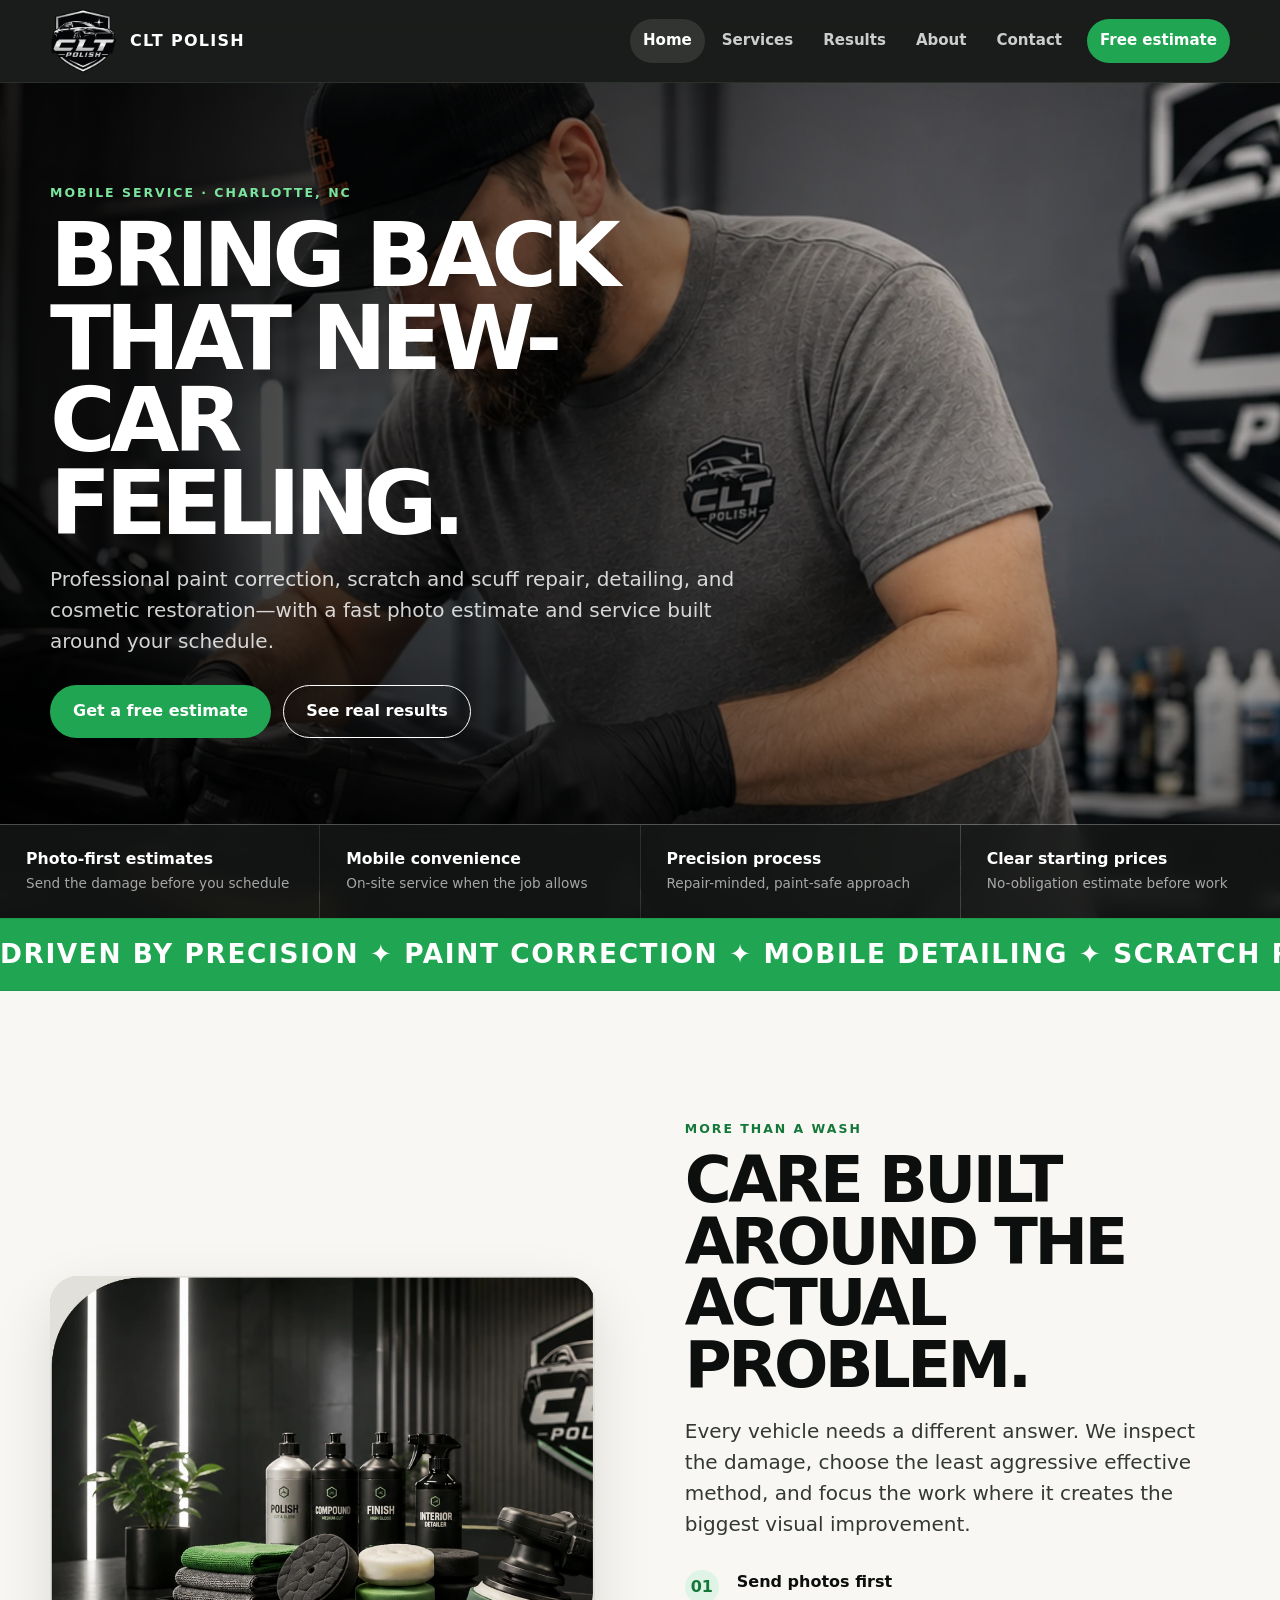
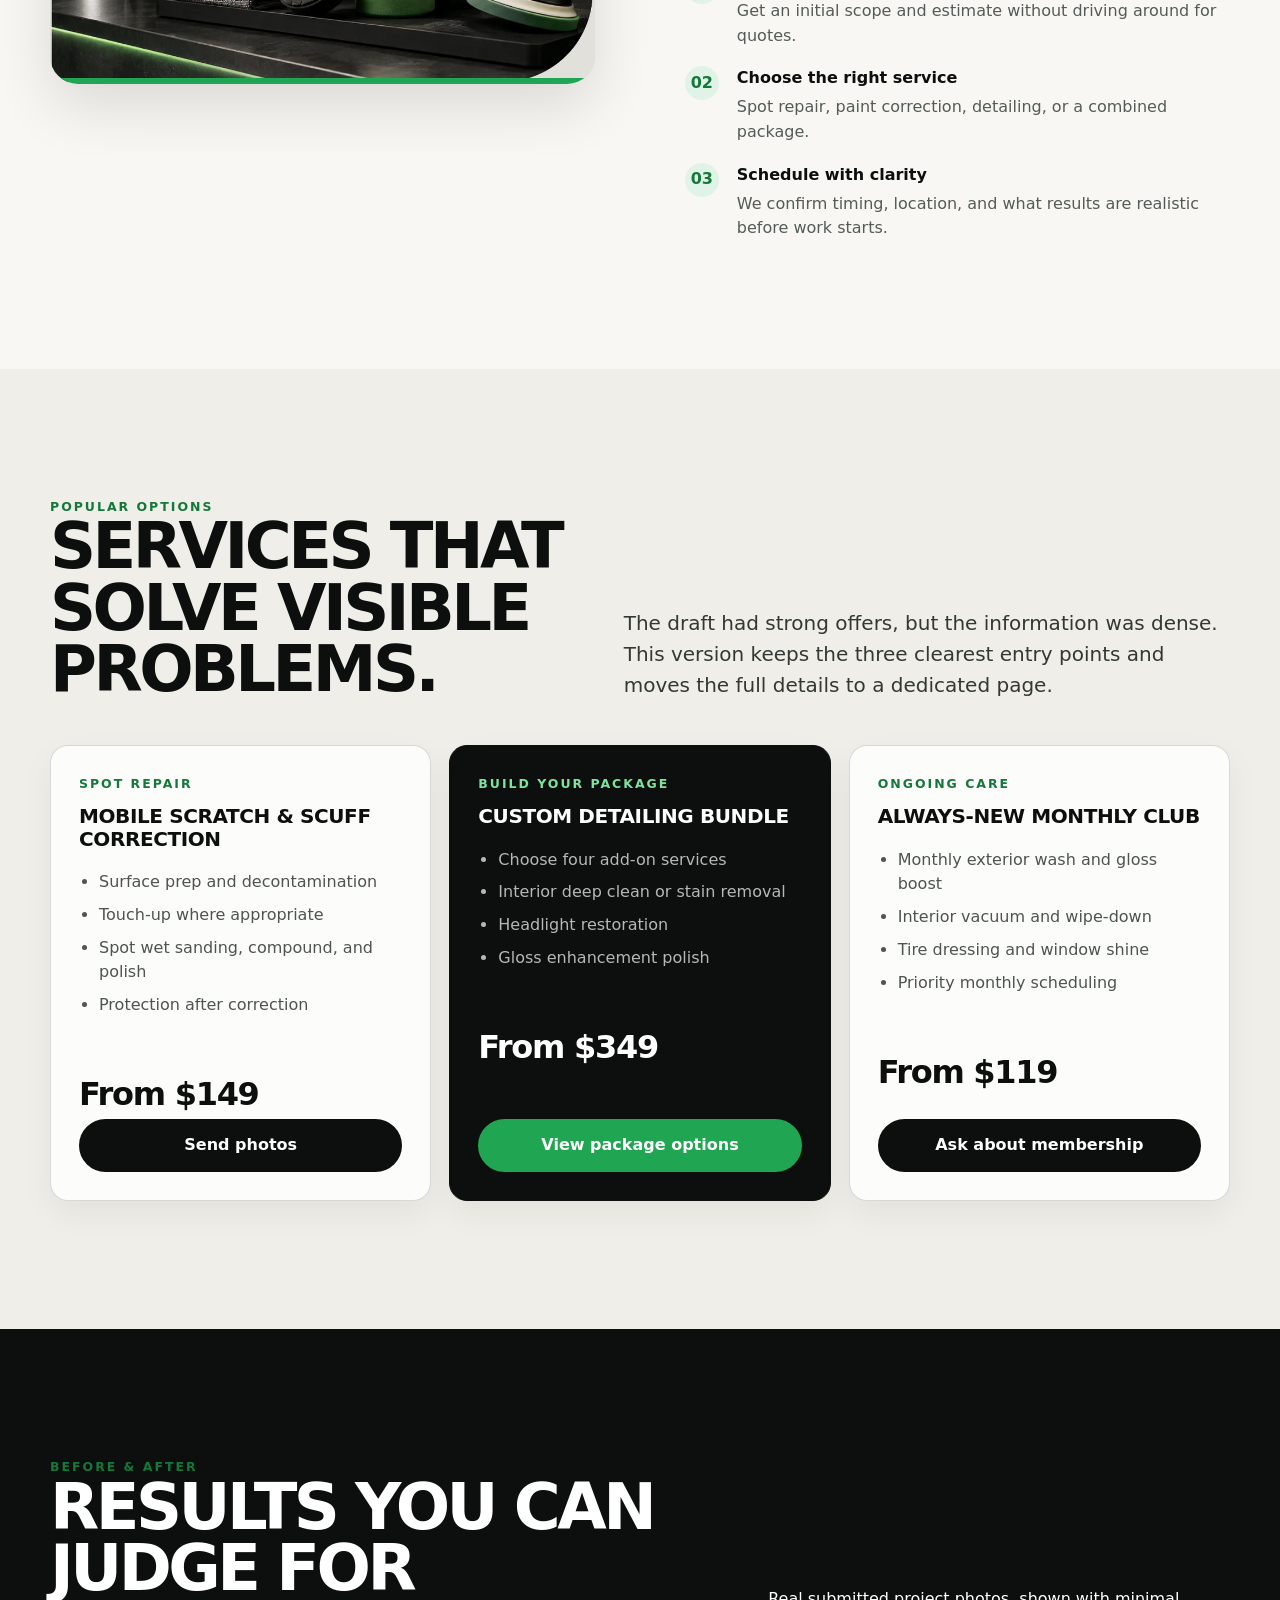
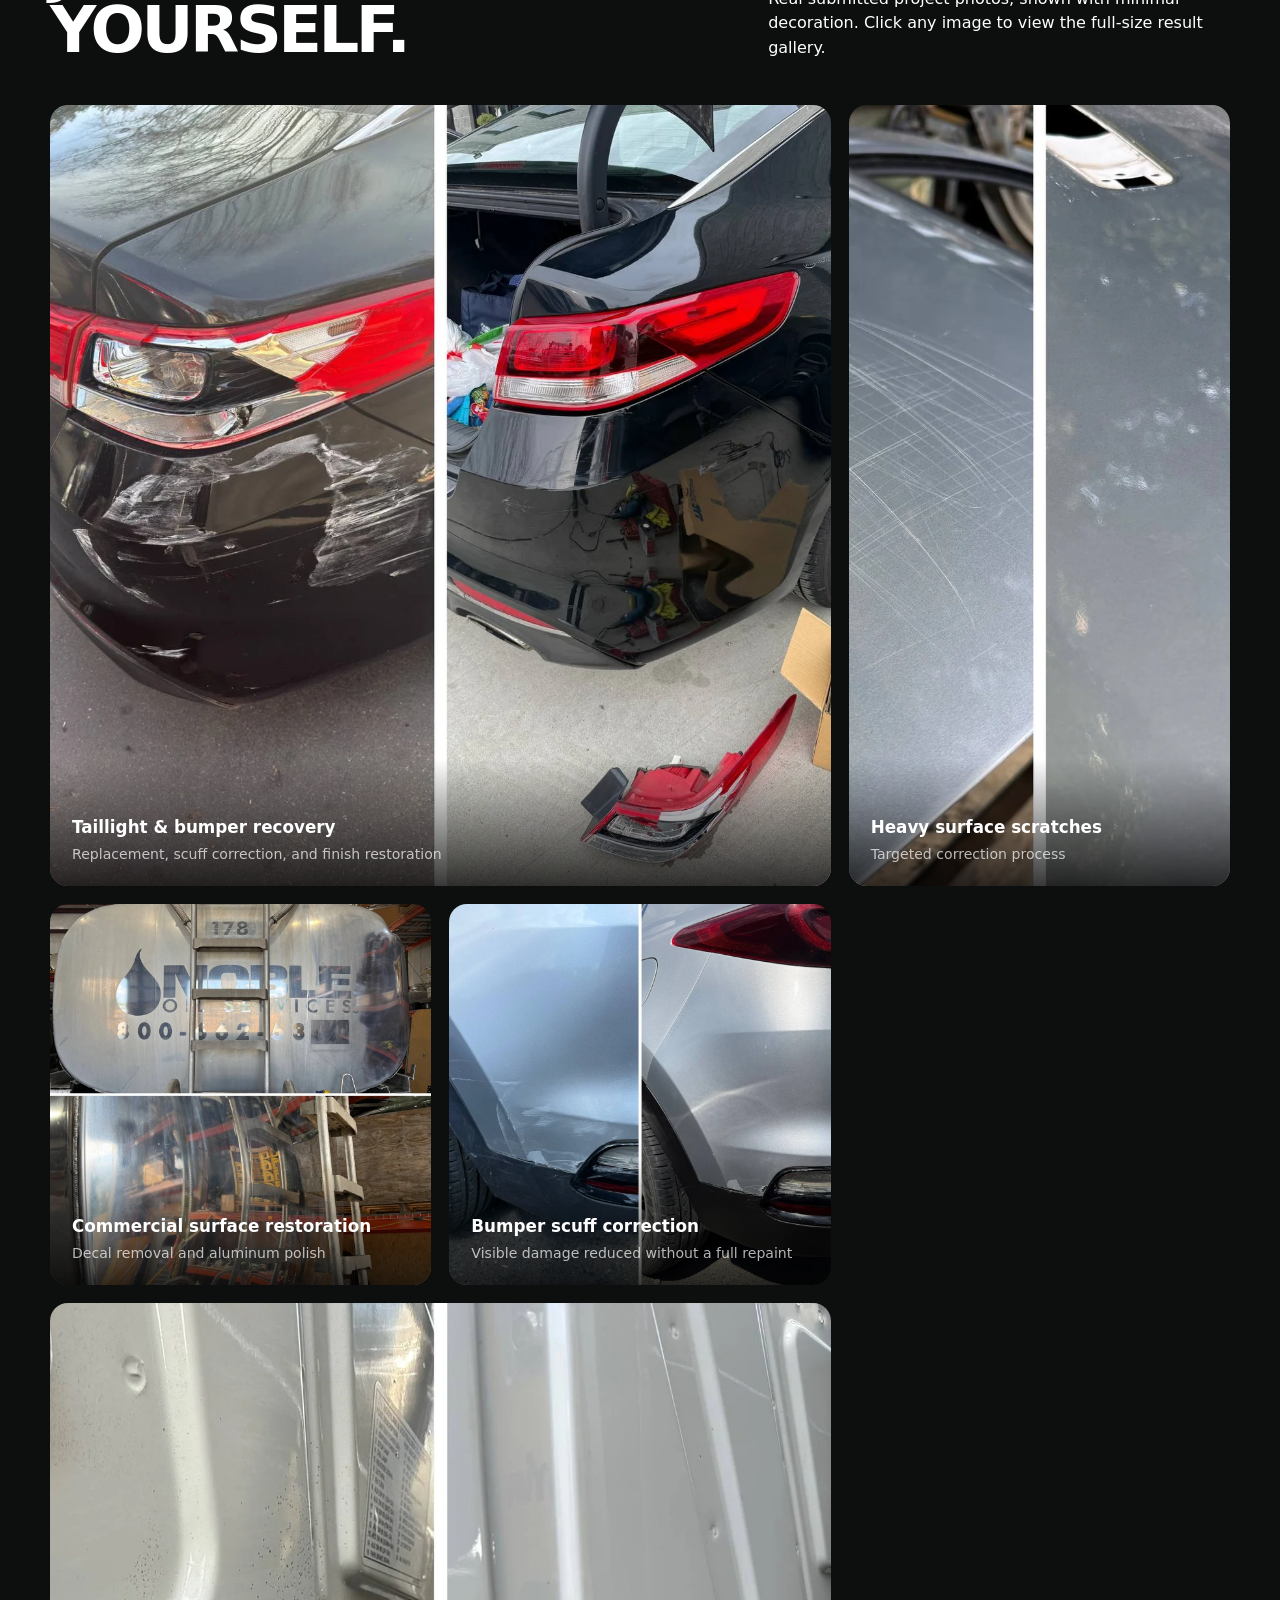
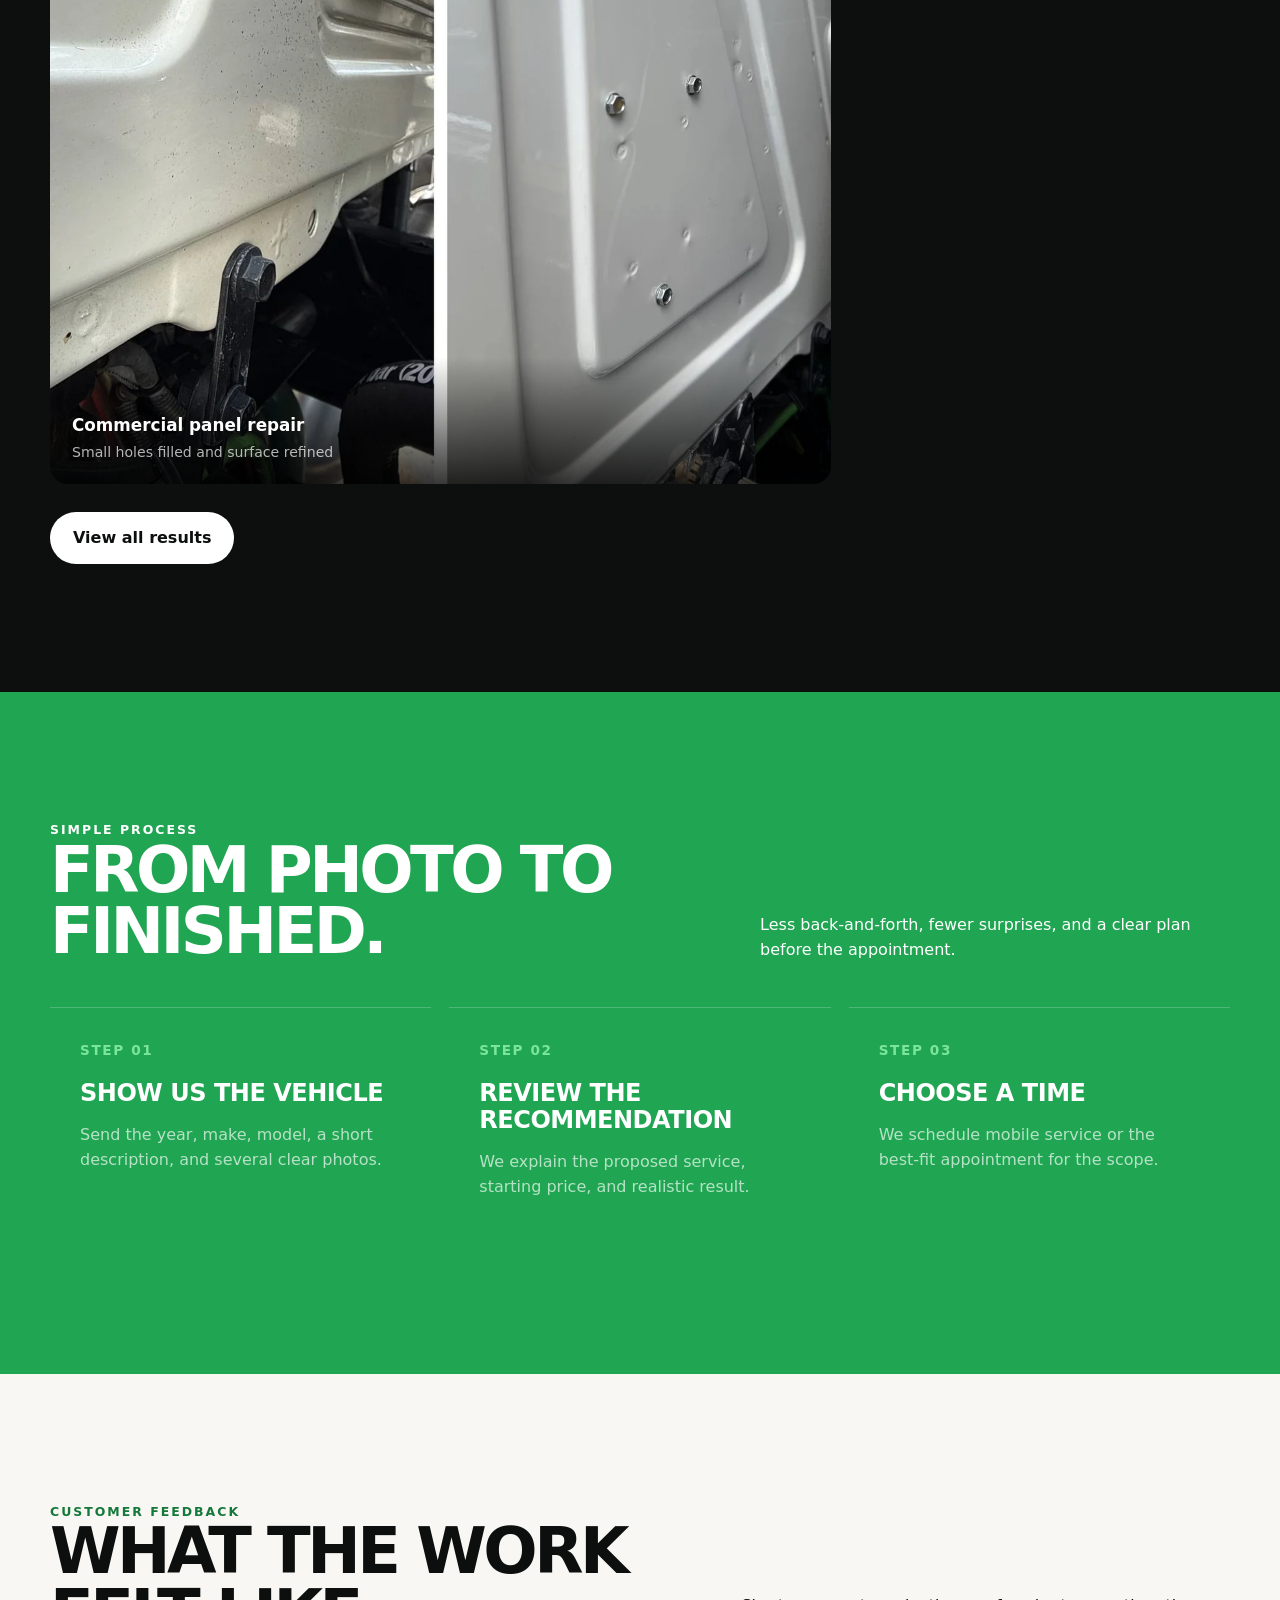
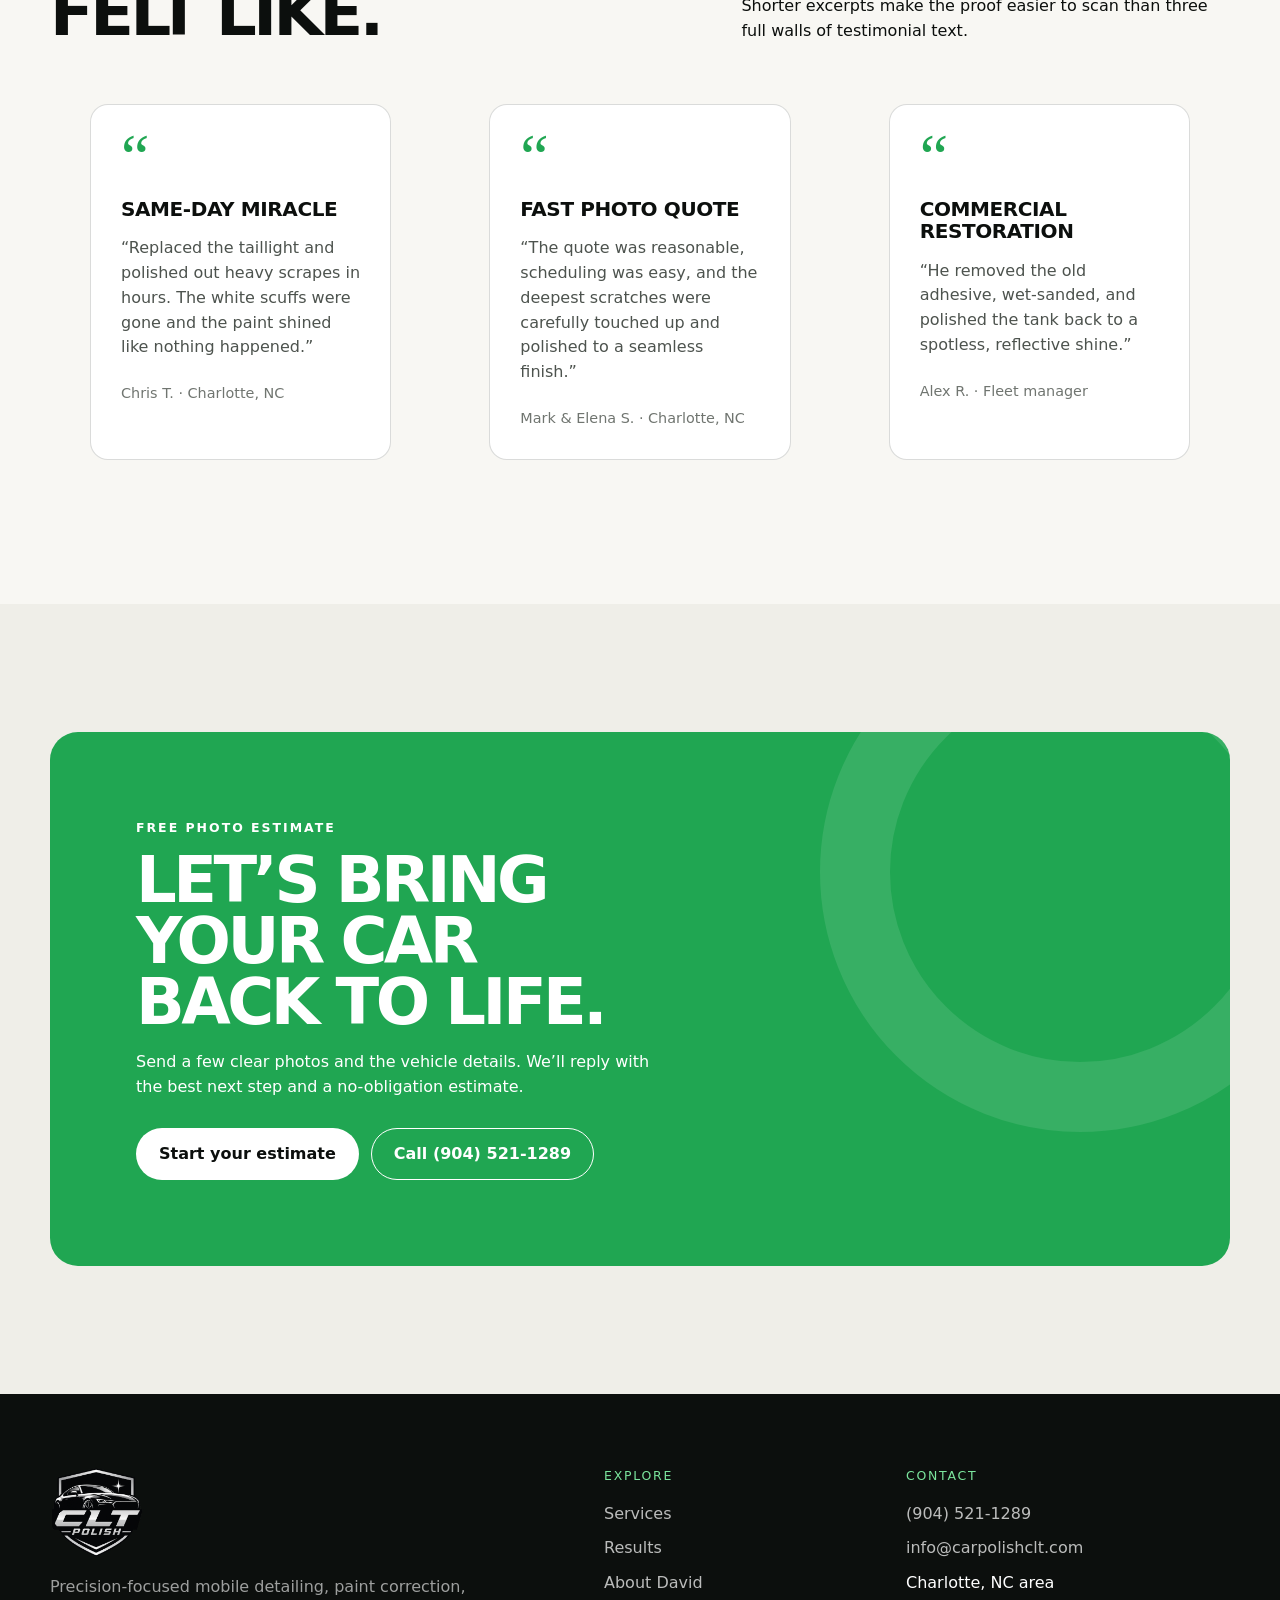
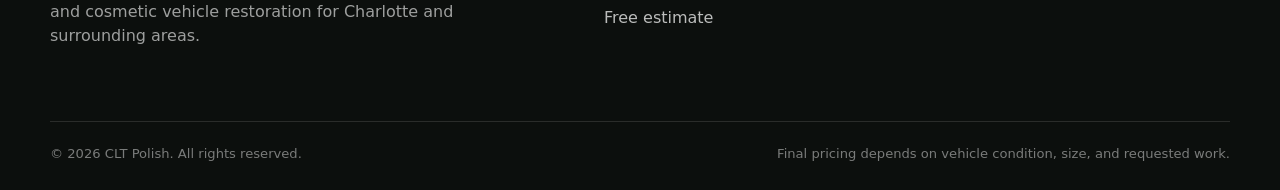
<file: index.html>
<!doctype html>
<html lang="en">
<head>
  <meta charset="utf-8">
  <meta name="viewport" content="width=device-width, initial-scale=1">
  <title>CLT Polish | Mobile Detailing & Paint Correction in Charlotte</title>
  <meta name="description" content="Mobile auto detailing, paint correction, scratch repair, and cosmetic restoration in Charlotte, NC. Send photos for a free estimate.">
  <meta name="theme-color" content="#0c0f0d">
  <link rel="canonical" href="https://carpolishclt.com/">
  <link rel="icon" href="favicon.ico" sizes="any">
  <link rel="icon" type="image/png" sizes="32x32" href="assets/images/favicon-32.png">
  <link rel="apple-touch-icon" href="assets/images/apple-touch-icon.png">
  <link rel="manifest" href="site.webmanifest">
  <meta property="og:type" content="website">
  <meta property="og:title" content="CLT Polish | Mobile Detailing & Paint Correction in Charlotte">
  <meta property="og:description" content="Mobile auto detailing, paint correction, scratch repair, and cosmetic restoration in Charlotte, NC. Send photos for a free estimate.">
  <meta property="og:url" content="https://carpolishclt.com/">
  <meta property="og:image" content="https://carpolishclt.com/assets/images/og-image.jpg">
  <meta name="twitter:card" content="summary_large_image">
  <link rel="stylesheet" href="assets/css/styles.css">
  <script defer src="assets/js/main.js"></script>
  <script type="application/ld+json">
  {
    "@context": "https://schema.org",
    "@type": "AutomotiveBusiness",
    "name": "CLT Polish",
    "url": "https://carpolishclt.com/",
    "logo": "https://carpolishclt.com/assets/images/logo.png",
    "image": "https://carpolishclt.com/assets/images/og-image.jpg",
    "telephone": "+1-904-521-1289",
    "email": "info@carpolishclt.com",
    "areaServed": "Charlotte, North Carolina",
    "description": "Mobile auto detailing, paint correction, scratch and scuff correction, and cosmetic restoration in the Charlotte area."
  }
  </script>
</head>
<body class="home-page">
<a class="skip-link" href="#main">Skip to content</a>
<header class="site-header">
  <div class="container header-inner">
    <a class="brand" href="index.html" aria-label="CLT Polish home">
      <img src="assets/images/logo.png" width="700" height="681" alt="CLT Polish logo">
      <span>CLT POLISH</span>
    </a>
    <button class="menu-toggle" type="button" aria-label="Open menu" aria-expanded="false" data-menu-toggle><span></span></button>
    <nav class="site-nav" aria-label="Primary navigation" data-site-nav>
      <a href="index.html" aria-current="page">Home</a><a href="services.html">Services</a><a href="results.html">Results</a><a href="about.html">About</a><a href="contact.html">Contact</a><a class="nav-cta" href="contact.html">Free estimate</a>
    </nav>
  </div>
</header>
<main id="main">
  <section class="hero">
    <div class="container hero-content">
      <p class="eyebrow">Mobile service · Charlotte, NC</p>
      <h1 class="display">Bring back that new-car feeling.</h1>
      <p class="lead">Professional paint correction, scratch and scuff repair, detailing, and cosmetic restoration—with a fast photo estimate and service built around your schedule.</p>
      <div class="button-row">
        <a class="btn btn-primary" href="contact.html">Get a free estimate</a>
        <a class="btn btn-outline" href="results.html">See real results</a>
      </div>
    </div>
    <div class="hero-proof" aria-label="Service highlights">
      <div class="proof-item"><strong>Photo-first estimates</strong><span>Send the damage before you schedule</span></div>
      <div class="proof-item"><strong>Mobile convenience</strong><span>On-site service when the job allows</span></div>
      <div class="proof-item"><strong>Precision process</strong><span>Repair-minded, paint-safe approach</span></div>
      <div class="proof-item"><strong>Clear starting prices</strong><span>No-obligation estimate before work</span></div>
    </div>
  </section>

  <div class="marquee" aria-hidden="true">
    <div class="marquee-track">Driven by precision ✦ Paint correction ✦ Mobile detailing ✦ Scratch repair ✦ Charlotte, NC ✦ Driven by precision ✦ Paint correction ✦ Mobile detailing ✦ Scratch repair ✦ Charlotte, NC ✦ </div>
  </div>

  <section class="section section-white">
    <div class="container split">
      <div class="image-frame reveal" style="aspect-ratio: 4 / 3;">
        <img src="assets/images/products-still-life.webp" width="1000" height="750" alt="Polishing pads, compounds, microfiber towels, and a dual-action polisher">
      </div>
      <div class="reveal">
        <p class="eyebrow">More than a wash</p>
        <h2>Care built around the actual problem.</h2>
        <p class="lead">Every vehicle needs a different answer. We inspect the damage, choose the least aggressive effective method, and focus the work where it creates the biggest visual improvement.</p>
        <div class="feature-list">
          <div class="feature"><div class="feature-number">01</div><div><strong>Send photos first</strong><p>Get an initial scope and estimate without driving around for quotes.</p></div></div>
          <div class="feature"><div class="feature-number">02</div><div><strong>Choose the right service</strong><p>Spot repair, paint correction, detailing, or a combined package.</p></div></div>
          <div class="feature"><div class="feature-number">03</div><div><strong>Schedule with clarity</strong><p>We confirm timing, location, and what results are realistic before work starts.</p></div></div>
        </div>
      </div>
    </div>
  </section>

  <section class="section">
    <div class="container">
      <div class="section-heading reveal">
        <div><p class="eyebrow">Popular options</p><h2>Services that solve visible problems.</h2></div>
        <p class="lead">The draft had strong offers, but the information was dense. This version keeps the three clearest entry points and moves the full details to a dedicated page.</p>
      </div>
      <div class="card-grid">
        <article class="service-card reveal">
          <p class="eyebrow">Spot repair</p>
          <h3>Mobile scratch & scuff correction</h3>
          <ul><li>Surface prep and decontamination</li><li>Touch-up where appropriate</li><li>Spot wet sanding, compound, and polish</li><li>Protection after correction</li></ul>
          <p class="price">From $149</p>
          <a class="btn btn-dark" href="contact.html">Send photos</a>
        </article>
        <article class="service-card featured reveal">
          <p class="eyebrow">Build your package</p>
          <h3>Custom detailing bundle</h3>
          <ul><li>Choose four add-on services</li><li>Interior deep clean or stain removal</li><li>Headlight restoration</li><li>Gloss enhancement polish</li></ul>
          <p class="price">From $349</p>
          <a class="btn btn-primary" href="services.html">View package options</a>
        </article>
        <article class="service-card reveal">
          <p class="eyebrow">Ongoing care</p>
          <h3>Always-new monthly club</h3>
          <ul><li>Monthly exterior wash and gloss boost</li><li>Interior vacuum and wipe-down</li><li>Tire dressing and window shine</li><li>Priority monthly scheduling</li></ul>
          <p class="price">From $119</p>
          <a class="btn btn-dark" href="contact.html">Ask about membership</a>
        </article>
      </div>
    </div>
  </section>

  <section class="section section-dark">
    <div class="container">
      <div class="section-heading reveal">
        <div><p class="eyebrow">Before & after</p><h2>Results you can judge for yourself.</h2></div>
        <p>Real submitted project photos, shown with minimal decoration. Click any image to view the full-size result gallery.</p>
      </div>
      <div class="gallery-grid">
        <a class="gallery-card reveal" href="results.html"><img src="assets/images/result-taillight.webp" width="1200" height="1200" alt="Taillight replacement and rear bumper scuff correction"><span class="gallery-overlay"><strong>Taillight & bumper recovery</strong><span>Replacement, scuff correction, and finish restoration</span></span></a>
        <a class="gallery-card reveal" href="results.html"><img src="assets/images/result-scratch-panel.webp" width="1200" height="1200" alt="Scratched painted panel during correction"><span class="gallery-overlay"><strong>Heavy surface scratches</strong><span>Targeted correction process</span></span></a>
        <a class="gallery-card reveal" href="results.html"><img src="assets/images/result-tanker.webp" width="1200" height="1200" alt="Commercial tanker decal removal and polished finish"><span class="gallery-overlay"><strong>Commercial surface restoration</strong><span>Decal removal and aluminum polish</span></span></a>
        <a class="gallery-card reveal" href="results.html"><img src="assets/images/result-bumper.webp" width="1200" height="1200" alt="Front bumper scuff before and after correction"><span class="gallery-overlay"><strong>Bumper scuff correction</strong><span>Visible damage reduced without a full repaint</span></span></a>
        <a class="gallery-card reveal" href="results.html"><img src="assets/images/result-truck-panel.webp" width="1200" height="1200" alt="Commercial truck panel holes repaired"><span class="gallery-overlay"><strong>Commercial panel repair</strong><span>Small holes filled and surface refined</span></span></a>
      </div>
      <div class="button-row"><a class="btn btn-light" href="results.html">View all results</a></div>
    </div>
  </section>

  <section class="section section-green">
    <div class="container">
      <div class="section-heading reveal">
        <div><p class="eyebrow" style="color:white">Simple process</p><h2>From photo to finished.</h2></div>
        <p>Less back-and-forth, fewer surprises, and a clear plan before the appointment.</p>
      </div>
      <div class="steps">
        <div class="step reveal"><span class="step-no">STEP 01</span><h3>Show us the vehicle</h3><p>Send the year, make, model, a short description, and several clear photos.</p></div>
        <div class="step reveal"><span class="step-no">STEP 02</span><h3>Review the recommendation</h3><p>We explain the proposed service, starting price, and realistic result.</p></div>
        <div class="step reveal"><span class="step-no">STEP 03</span><h3>Choose a time</h3><p>We schedule mobile service or the best-fit appointment for the scope.</p></div>
      </div>
    </div>
  </section>

  <section class="section section-white">
    <div class="container">
      <div class="section-heading reveal"><div><p class="eyebrow">Customer feedback</p><h2>What the work felt like.</h2></div><p>Shorter excerpts make the proof easier to scan than three full walls of testimonial text.</p></div>
      <div class="testimonial-grid">
        <blockquote class="quote reveal"><div class="quote-mark">“</div><h3>Same-day miracle</h3><p>“Replaced the taillight and polished out heavy scrapes in hours. The white scuffs were gone and the paint shined like nothing happened.”</p><footer>Chris T. · Charlotte, NC</footer></blockquote>
        <blockquote class="quote reveal"><div class="quote-mark">“</div><h3>Fast photo quote</h3><p>“The quote was reasonable, scheduling was easy, and the deepest scratches were carefully touched up and polished to a seamless finish.”</p><footer>Mark & Elena S. · Charlotte, NC</footer></blockquote>
        <blockquote class="quote reveal"><div class="quote-mark">“</div><h3>Commercial restoration</h3><p>“He removed the old adhesive, wet-sanded, and polished the tank back to a spotless, reflective shine.”</p><footer>Alex R. · Fleet manager</footer></blockquote>
      </div>
    </div>
  </section>

  <section class="section">
    <div class="container cta-band reveal">
      <p class="eyebrow" style="color:white">Free photo estimate</p>
      <h2>Let’s bring your car back to life.</h2>
      <p>Send a few clear photos and the vehicle details. We’ll reply with the best next step and a no-obligation estimate.</p>
      <div class="button-row"><a class="btn btn-light" href="contact.html">Start your estimate</a><a class="btn btn-outline" href="tel:+19045211289">Call (904) 521-1289</a></div>
    </div>
  </section>
</main>

<footer class="site-footer">
  <div class="container">
    <div class="footer-grid">
      <div class="footer-brand">
        <img src="assets/images/logo.png" width="700" height="681" alt="">
        <p>Precision-focused mobile detailing, paint correction, and cosmetic vehicle restoration for Charlotte and surrounding areas.</p>
      </div>
      <div>
        <p class="footer-title">Explore</p>
        <div class="footer-links">
          <a href="services.html">Services</a>
          <a href="results.html">Results</a>
          <a href="about.html">About David</a>
          <a href="contact.html">Free estimate</a>
        </div>
      </div>
      <div>
        <p class="footer-title">Contact</p>
        <div class="footer-links">
          <a href="tel:+19045211289">(904) 521-1289</a>
          <a href="mailto:info@carpolishclt.com">info@carpolishclt.com</a>
          <span>Charlotte, NC area</span>
        </div>
      </div>
    </div>
    <div class="footer-bottom">
      <div>© <span data-year></span> CLT Polish. All rights reserved.</div>
      <span>Final pricing depends on vehicle condition, size, and requested work.</span>
    </div>
  </div>
</footer>
</body>
</html>
</file>
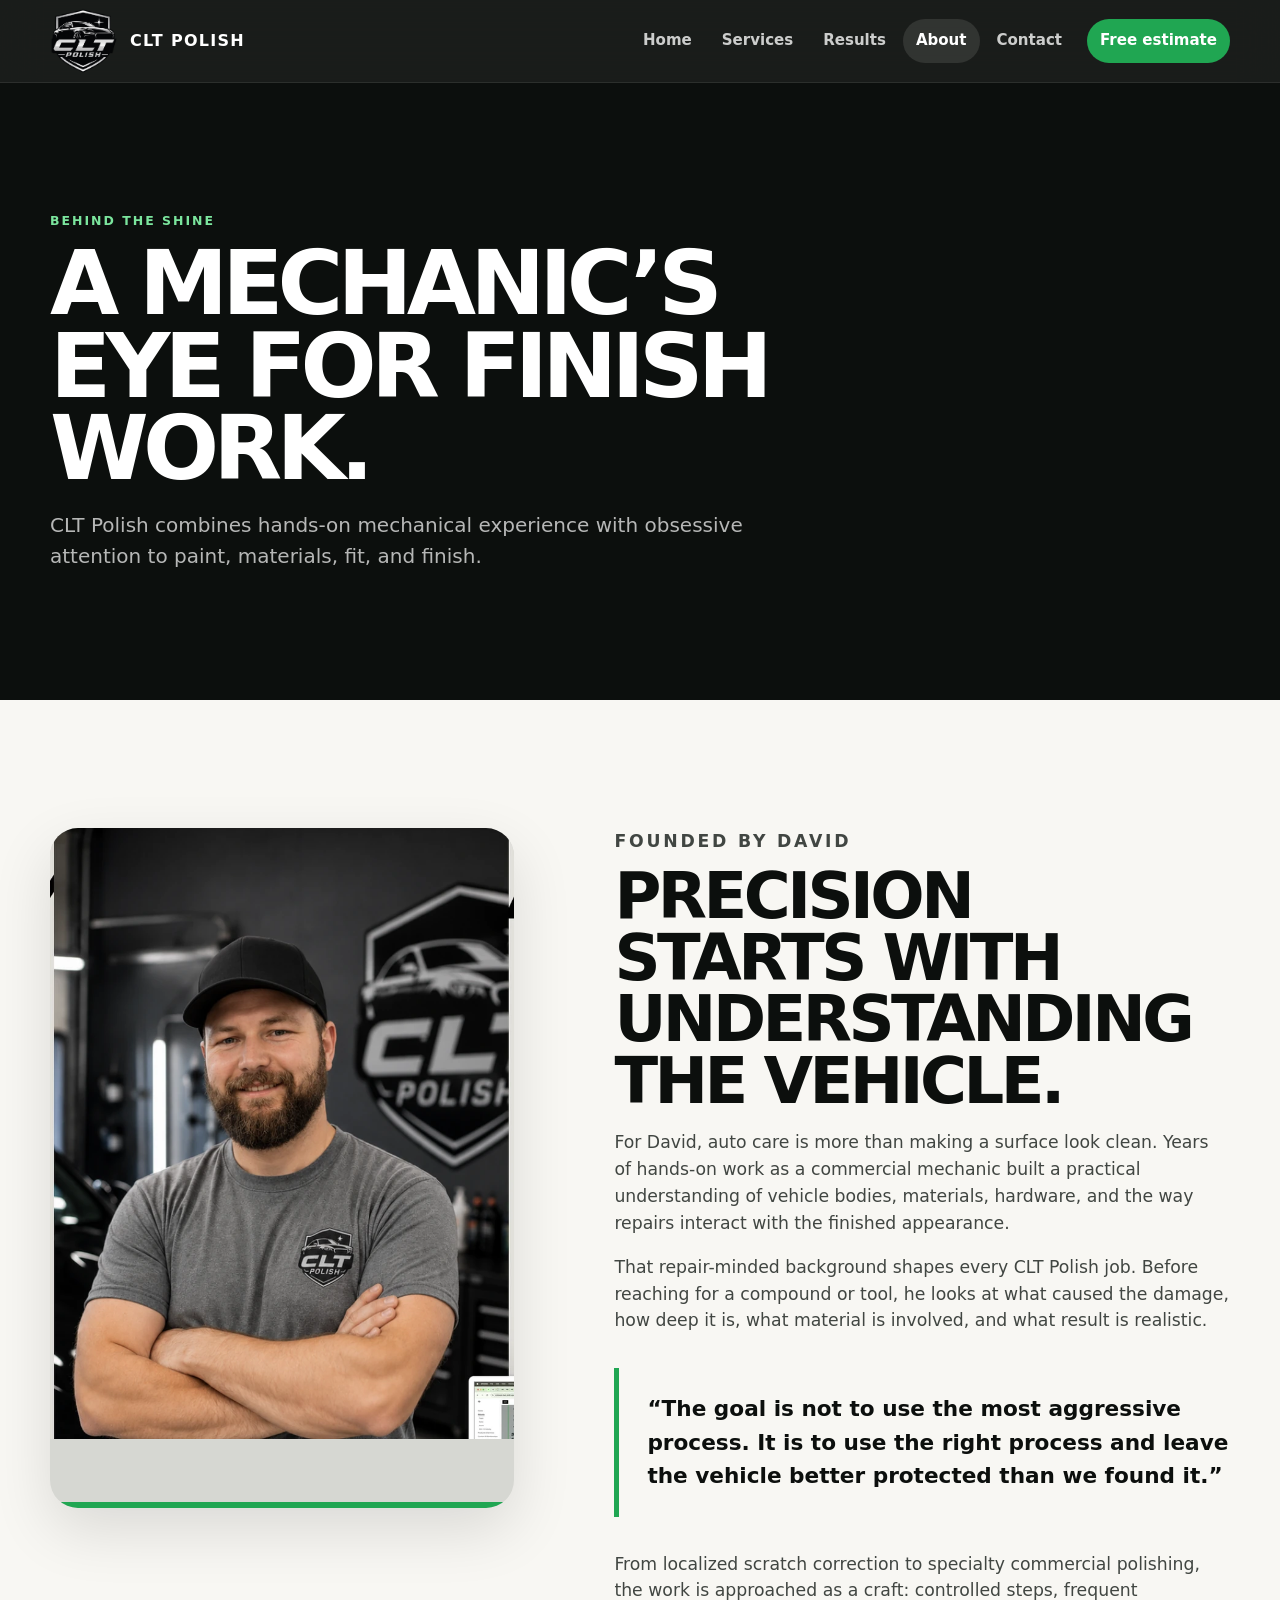
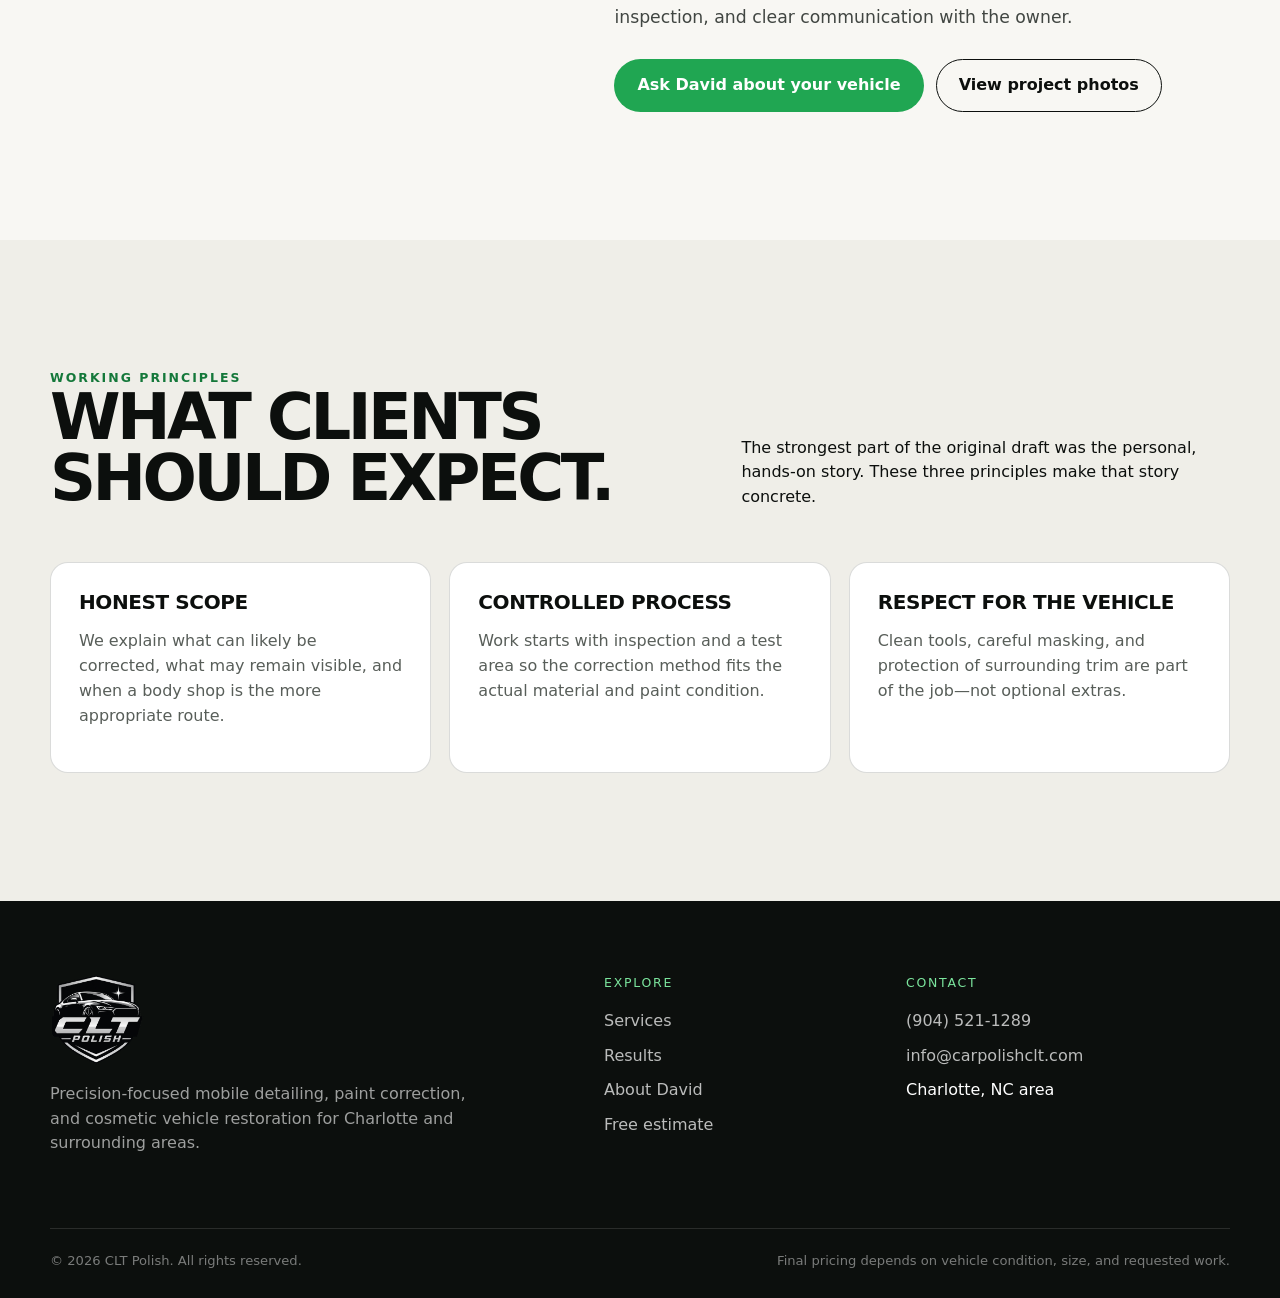
<file: about.html>
<!doctype html>
<html lang="en">
<head>
  <meta charset="utf-8">
  <meta name="viewport" content="width=device-width, initial-scale=1">
  <title>About David | CLT Polish</title>
  <meta name="description" content="Meet David, founder of CLT Polish, and learn about the repair-minded, precision-focused approach behind every detailing and restoration project.">
  <meta name="theme-color" content="#0c0f0d">
  <link rel="canonical" href="https://carpolishclt.com/about.html">
  <link rel="icon" href="favicon.ico" sizes="any">
  <link rel="icon" type="image/png" sizes="32x32" href="assets/images/favicon-32.png">
  <link rel="apple-touch-icon" href="assets/images/apple-touch-icon.png">
  <link rel="manifest" href="site.webmanifest">
  <meta property="og:type" content="website">
  <meta property="og:title" content="About David | CLT Polish">
  <meta property="og:description" content="Meet David, founder of CLT Polish, and learn about the repair-minded, precision-focused approach behind every detailing and restoration project.">
  <meta property="og:url" content="https://carpolishclt.com/about.html">
  <meta property="og:image" content="https://carpolishclt.com/assets/images/og-image.jpg">
  <meta name="twitter:card" content="summary_large_image">
  <link rel="stylesheet" href="assets/css/styles.css">
  <script defer src="assets/js/main.js"></script>
  <script type="application/ld+json">
  {
    "@context": "https://schema.org",
    "@type": "AutomotiveBusiness",
    "name": "CLT Polish",
    "url": "https://carpolishclt.com/",
    "logo": "https://carpolishclt.com/assets/images/logo.png",
    "image": "https://carpolishclt.com/assets/images/og-image.jpg",
    "telephone": "+1-904-521-1289",
    "email": "info@carpolishclt.com",
    "areaServed": "Charlotte, North Carolina",
    "description": "Mobile auto detailing, paint correction, scratch and scuff correction, and cosmetic restoration in the Charlotte area."
  }
  </script>
</head>
<body class="">
<a class="skip-link" href="#main">Skip to content</a>
<header class="site-header">
  <div class="container header-inner">
    <a class="brand" href="index.html" aria-label="CLT Polish home">
      <img src="assets/images/logo.png" width="700" height="681" alt="CLT Polish logo">
      <span>CLT POLISH</span>
    </a>
    <button class="menu-toggle" type="button" aria-label="Open menu" aria-expanded="false" data-menu-toggle><span></span></button>
    <nav class="site-nav" aria-label="Primary navigation" data-site-nav>
      <a href="index.html">Home</a><a href="services.html">Services</a><a href="results.html">Results</a><a href="about.html" aria-current="page">About</a><a href="contact.html">Contact</a><a class="nav-cta" href="contact.html">Free estimate</a>
    </nav>
  </div>
</header>
<main id="main">
  <section class="page-hero"><div class="container"><p class="eyebrow">Behind the shine</p><h1 class="display">A mechanic’s eye for finish work.</h1><p class="lead">CLT Polish combines hands-on mechanical experience with obsessive attention to paint, materials, fit, and finish.</p></div></section>
  <section class="section section-white"><div class="container about-story"><div class="image-frame portrait reveal"><img src="assets/images/david-portrait.webp" width="760" height="1000" alt="David, founder of CLT Polish"></div><div class="story-copy reveal"><p class="eyebrow">Founded by David</p><h2>Precision starts with understanding the vehicle.</h2><p>For David, auto care is more than making a surface look clean. Years of hands-on work as a commercial mechanic built a practical understanding of vehicle bodies, materials, hardware, and the way repairs interact with the finished appearance.</p><p>That repair-minded background shapes every CLT Polish job. Before reaching for a compound or tool, he looks at what caused the damage, how deep it is, what material is involved, and what result is realistic.</p><div class="pullquote">“The goal is not to use the most aggressive process. It is to use the right process and leave the vehicle better protected than we found it.”</div><p>From localized scratch correction to specialty commercial polishing, the work is approached as a craft: controlled steps, frequent inspection, and clear communication with the owner.</p><div class="button-row"><a class="btn btn-primary" href="contact.html">Ask David about your vehicle</a><a class="btn btn-outline" href="results.html">View project photos</a></div></div></div></section>
  <section class="section"><div class="container"><div class="section-heading reveal"><div><p class="eyebrow">Working principles</p><h2>What clients should expect.</h2></div><p>The strongest part of the original draft was the personal, hands-on story. These three principles make that story concrete.</p></div><div class="value-grid"><article class="value-card reveal"><h3>Honest scope</h3><p>We explain what can likely be corrected, what may remain visible, and when a body shop is the more appropriate route.</p></article><article class="value-card reveal"><h3>Controlled process</h3><p>Work starts with inspection and a test area so the correction method fits the actual material and paint condition.</p></article><article class="value-card reveal"><h3>Respect for the vehicle</h3><p>Clean tools, careful masking, and protection of surrounding trim are part of the job—not optional extras.</p></article></div></div></section>
</main>

<footer class="site-footer">
  <div class="container">
    <div class="footer-grid">
      <div class="footer-brand">
        <img src="assets/images/logo.png" width="700" height="681" alt="">
        <p>Precision-focused mobile detailing, paint correction, and cosmetic vehicle restoration for Charlotte and surrounding areas.</p>
      </div>
      <div>
        <p class="footer-title">Explore</p>
        <div class="footer-links">
          <a href="services.html">Services</a>
          <a href="results.html">Results</a>
          <a href="about.html">About David</a>
          <a href="contact.html">Free estimate</a>
        </div>
      </div>
      <div>
        <p class="footer-title">Contact</p>
        <div class="footer-links">
          <a href="tel:+19045211289">(904) 521-1289</a>
          <a href="mailto:info@carpolishclt.com">info@carpolishclt.com</a>
          <span>Charlotte, NC area</span>
        </div>
      </div>
    </div>
    <div class="footer-bottom">
      <div>© <span data-year></span> CLT Polish. All rights reserved.</div>
      <span>Final pricing depends on vehicle condition, size, and requested work.</span>
    </div>
  </div>
</footer>
</body>
</html>
</file>
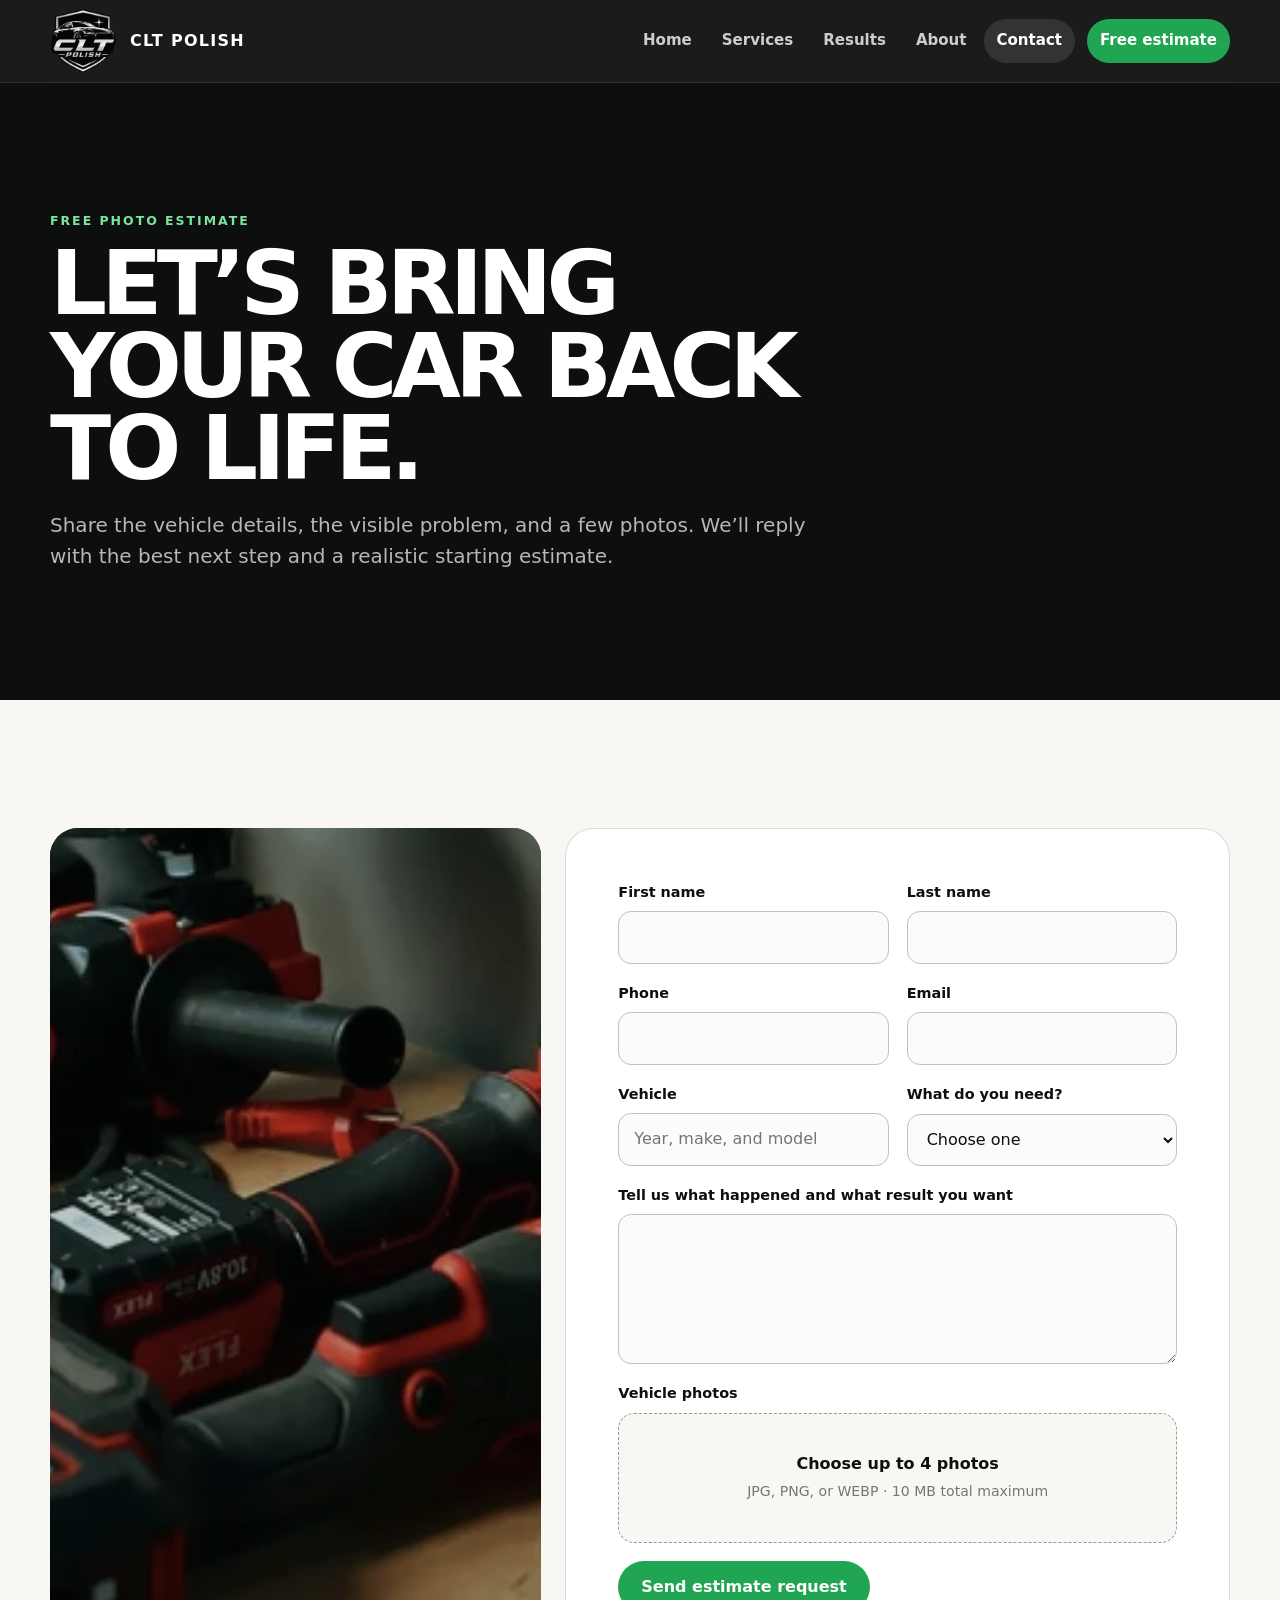
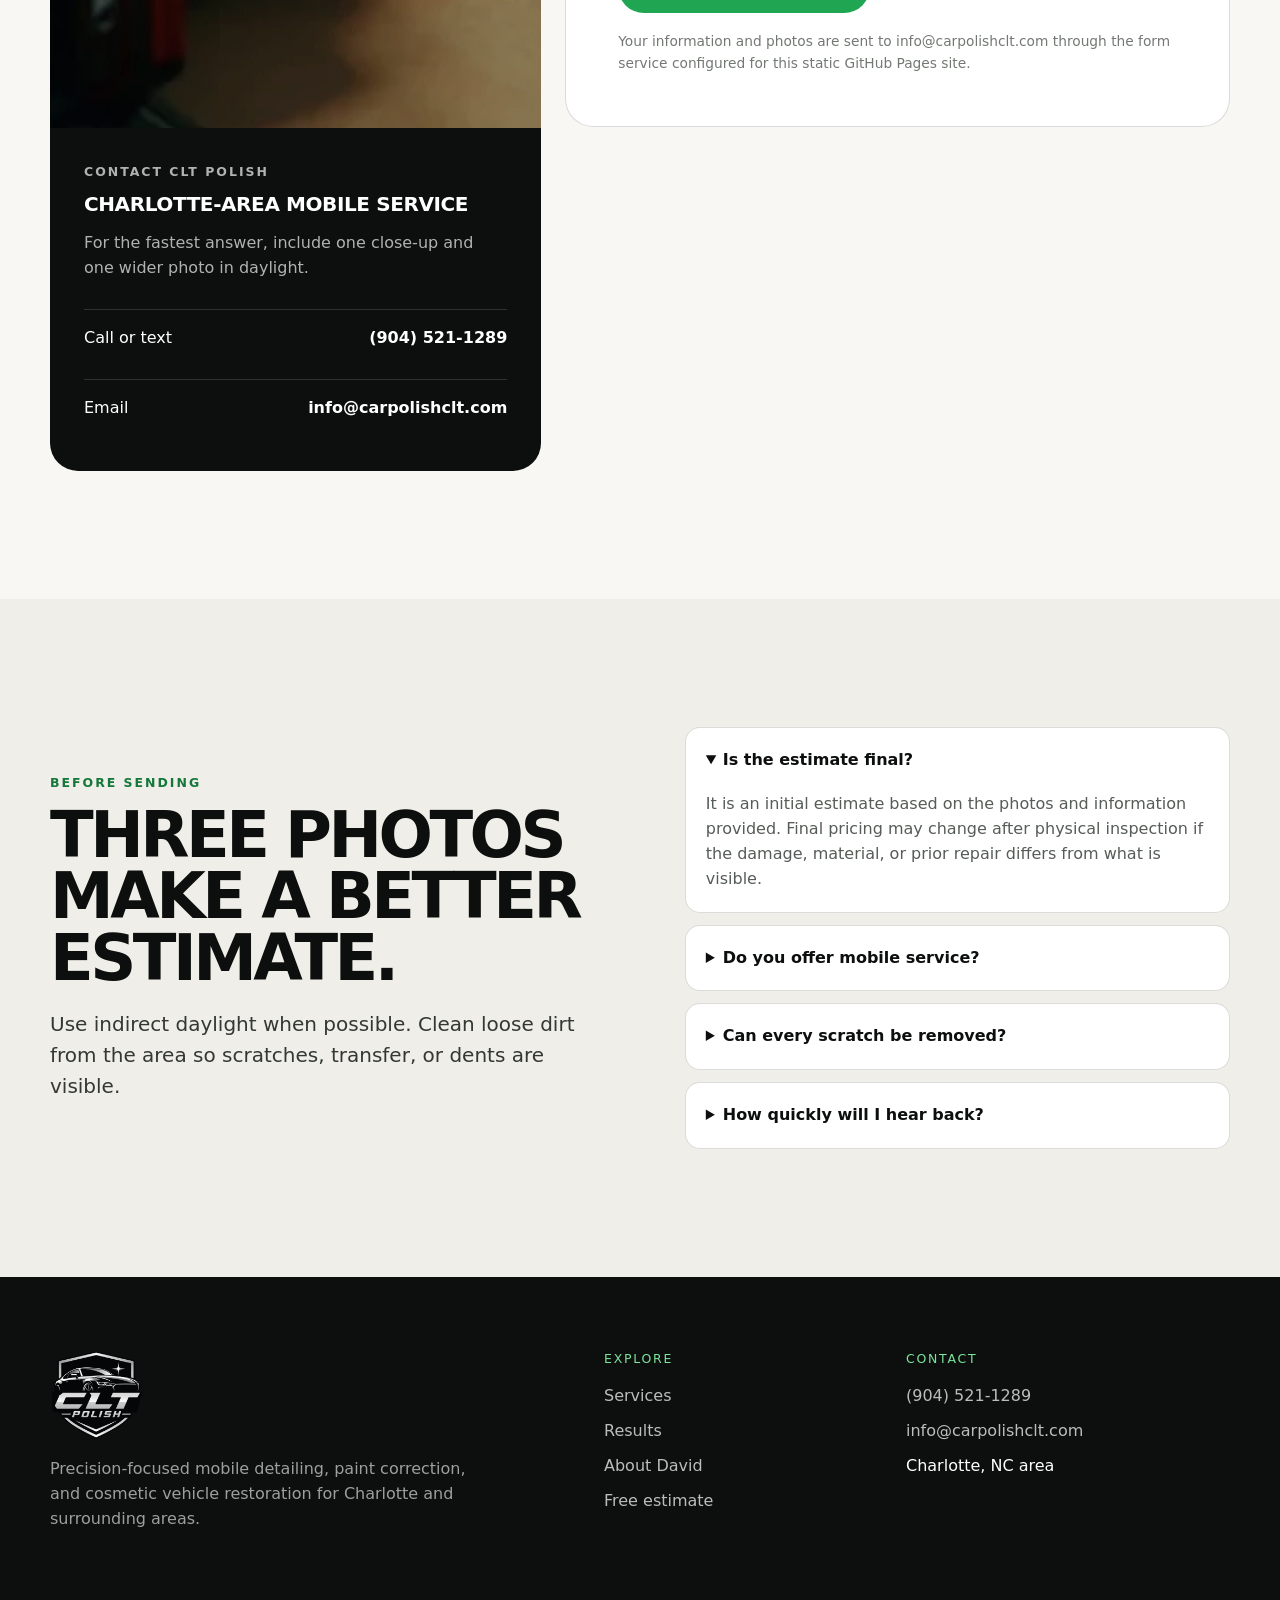
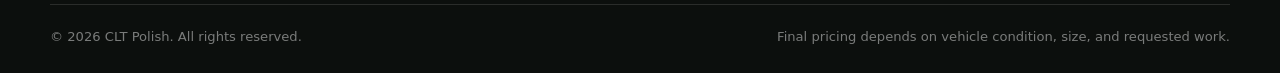
<file: contact.html>
<!doctype html>
<html lang="en">
<head>
  <meta charset="utf-8">
  <meta name="viewport" content="width=device-width, initial-scale=1">
  <title>Free Estimate | Contact CLT Polish</title>
  <meta name="description" content="Send vehicle photos and details to request a free, no-obligation estimate from CLT Polish in Charlotte, NC.">
  <meta name="theme-color" content="#0c0f0d">
  <link rel="canonical" href="https://carpolishclt.com/contact.html">
  <link rel="icon" href="favicon.ico" sizes="any">
  <link rel="icon" type="image/png" sizes="32x32" href="assets/images/favicon-32.png">
  <link rel="apple-touch-icon" href="assets/images/apple-touch-icon.png">
  <link rel="manifest" href="site.webmanifest">
  <meta property="og:type" content="website">
  <meta property="og:title" content="Free Estimate | Contact CLT Polish">
  <meta property="og:description" content="Send vehicle photos and details to request a free, no-obligation estimate from CLT Polish in Charlotte, NC.">
  <meta property="og:url" content="https://carpolishclt.com/contact.html">
  <meta property="og:image" content="https://carpolishclt.com/assets/images/og-image.jpg">
  <meta name="twitter:card" content="summary_large_image">
  <link rel="stylesheet" href="assets/css/styles.css">
  <script defer src="assets/js/main.js"></script>
  <script type="application/ld+json">
  {
    "@context": "https://schema.org",
    "@type": "AutomotiveBusiness",
    "name": "CLT Polish",
    "url": "https://carpolishclt.com/",
    "logo": "https://carpolishclt.com/assets/images/logo.png",
    "image": "https://carpolishclt.com/assets/images/og-image.jpg",
    "telephone": "+1-904-521-1289",
    "email": "info@carpolishclt.com",
    "areaServed": "Charlotte, North Carolina",
    "description": "Mobile auto detailing, paint correction, scratch and scuff correction, and cosmetic restoration in the Charlotte area."
  }
  </script>
</head>
<body class="">
<a class="skip-link" href="#main">Skip to content</a>
<header class="site-header">
  <div class="container header-inner">
    <a class="brand" href="index.html" aria-label="CLT Polish home">
      <img src="assets/images/logo.png" width="700" height="681" alt="CLT Polish logo">
      <span>CLT POLISH</span>
    </a>
    <button class="menu-toggle" type="button" aria-label="Open menu" aria-expanded="false" data-menu-toggle><span></span></button>
    <nav class="site-nav" aria-label="Primary navigation" data-site-nav>
      <a href="index.html">Home</a><a href="services.html">Services</a><a href="results.html">Results</a><a href="about.html">About</a><a href="contact.html" aria-current="page">Contact</a><a class="nav-cta" href="contact.html">Free estimate</a>
    </nav>
  </div>
</header>
<main id="main">
  <section class="page-hero"><div class="container"><p class="eyebrow">Free photo estimate</p><h1 class="display">Let’s bring your car back to life.</h1><p class="lead">Share the vehicle details, the visible problem, and a few photos. We’ll reply with the best next step and a realistic starting estimate.</p></div></section>
  <section class="section section-white"><div class="container contact-grid"><aside class="contact-panel reveal"><img src="assets/images/tools.webp" width="900" height="900" alt="Professional polishers and detailing tools"><div class="contact-panel-copy"><p class="eyebrow">Contact CLT Polish</p><h3>Charlotte-area mobile service</h3><p>For the fastest answer, include one close-up and one wider photo in daylight.</p><div class="contact-links"><a class="contact-link" href="tel:+19045211289"><span>Call or text</span><strong>(904) 521-1289</strong></a><a class="contact-link" href="mailto:info@carpolishclt.com"><span>Email</span><strong>info@carpolishclt.com</strong></a></div></div></aside>
    <form
  class="estimate-form reveal"
  action="https://formsubmit.co/info@carpolishclt.com"
  method="POST"
  enctype="multipart/form-data"
>
  <input type="hidden" name="_subject" value="New CLT Polish estimate request">
  <input type="hidden" name="_template" value="table">
  <input type="hidden" name="_next" value="https://carpolishclt.com/thank-you.html">
  <input type="hidden" name="_url" value="https://carpolishclt.com/contact.html">
  <input class="honeypot" type="text" name="_honey" tabindex="-1" autocomplete="off">
  <div class="form-grid">
    <div class="field"><label for="first-name">First name</label><input id="first-name" name="First name" autocomplete="given-name" required></div>
    <div class="field"><label for="last-name">Last name</label><input id="last-name" name="Last name" autocomplete="family-name" required></div>
    <div class="field"><label for="phone">Phone</label><input id="phone" name="Phone" type="tel" autocomplete="tel" required></div>
    <div class="field"><label for="email">Email</label><input id="email" name="email" type="email" autocomplete="email" required></div>
    <div class="field"><label for="vehicle">Vehicle</label><input id="vehicle" name="Vehicle" placeholder="Year, make, and model" required></div>
    <div class="field"><label for="service">What do you need?</label><select id="service" name="Requested service" required><option value="">Choose one</option><option>Scratch or scuff correction</option><option>Paint enhancement or correction</option><option>Custom detailing bundle</option><option>Minor dent or cosmetic repair</option><option>Commercial or specialty surface</option><option>Monthly maintenance</option><option>Not sure yet</option></select></div>
    <div class="field full"><label for="message">Tell us what happened and what result you want</label><textarea id="message" name="Message" required></textarea></div>
    <div class="field full"><label for="photos">Vehicle photos</label><div class="file-box"><input id="photos" name="attachment" type="file" accept="image/jpeg,image/png,image/webp" multiple data-file-input><div><strong data-file-label>Choose up to 4 photos</strong><span>JPG, PNG, or WEBP · 10 MB total maximum</span></div></div><p class="form-error" data-file-error aria-live="polite"></p></div>
  </div>
  <button class="btn btn-primary" type="submit">Send estimate request</button>
  <p class="form-note">Your information and photos are sent to info@carpolishclt.com through the form service configured for this static GitHub Pages site.</p>
</form></div></section>
  <section class="section"><div class="container split"><div><p class="eyebrow">Before sending</p><h2>Three photos make a better estimate.</h2><p class="lead">Use indirect daylight when possible. Clean loose dirt from the area so scratches, transfer, or dents are visible.</p></div><div class="faq"><details open><summary>Is the estimate final?</summary><p>It is an initial estimate based on the photos and information provided. Final pricing may change after physical inspection if the damage, material, or prior repair differs from what is visible.</p></details><details><summary>Do you offer mobile service?</summary><p>Yes, many services can be completed on-site. Larger restoration work may require a different setup; we confirm the best option before scheduling.</p></details><details><summary>Can every scratch be removed?</summary><p>No. Some defects penetrate beyond the clear coat or paint layer. In those cases, the goal may be to reduce visibility, protect the area, or recommend repainting.</p></details><details><summary>How quickly will I hear back?</summary><p>Most requests can be reviewed once clear photos and vehicle details are available. For urgent scheduling, call or text directly.</p></details></div></div></section>
</main>

<footer class="site-footer">
  <div class="container">
    <div class="footer-grid">
      <div class="footer-brand">
        <img src="assets/images/logo.png" width="700" height="681" alt="">
        <p>Precision-focused mobile detailing, paint correction, and cosmetic vehicle restoration for Charlotte and surrounding areas.</p>
      </div>
      <div>
        <p class="footer-title">Explore</p>
        <div class="footer-links">
          <a href="services.html">Services</a>
          <a href="results.html">Results</a>
          <a href="about.html">About David</a>
          <a href="contact.html">Free estimate</a>
        </div>
      </div>
      <div>
        <p class="footer-title">Contact</p>
        <div class="footer-links">
          <a href="tel:+19045211289">(904) 521-1289</a>
          <a href="mailto:info@carpolishclt.com">info@carpolishclt.com</a>
          <span>Charlotte, NC area</span>
        </div>
      </div>
    </div>
    <div class="footer-bottom">
      <div>© <span data-year></span> CLT Polish. All rights reserved.</div>
      <span>Final pricing depends on vehicle condition, size, and requested work.</span>
    </div>
  </div>
</footer>
</body>
</html>
</file>
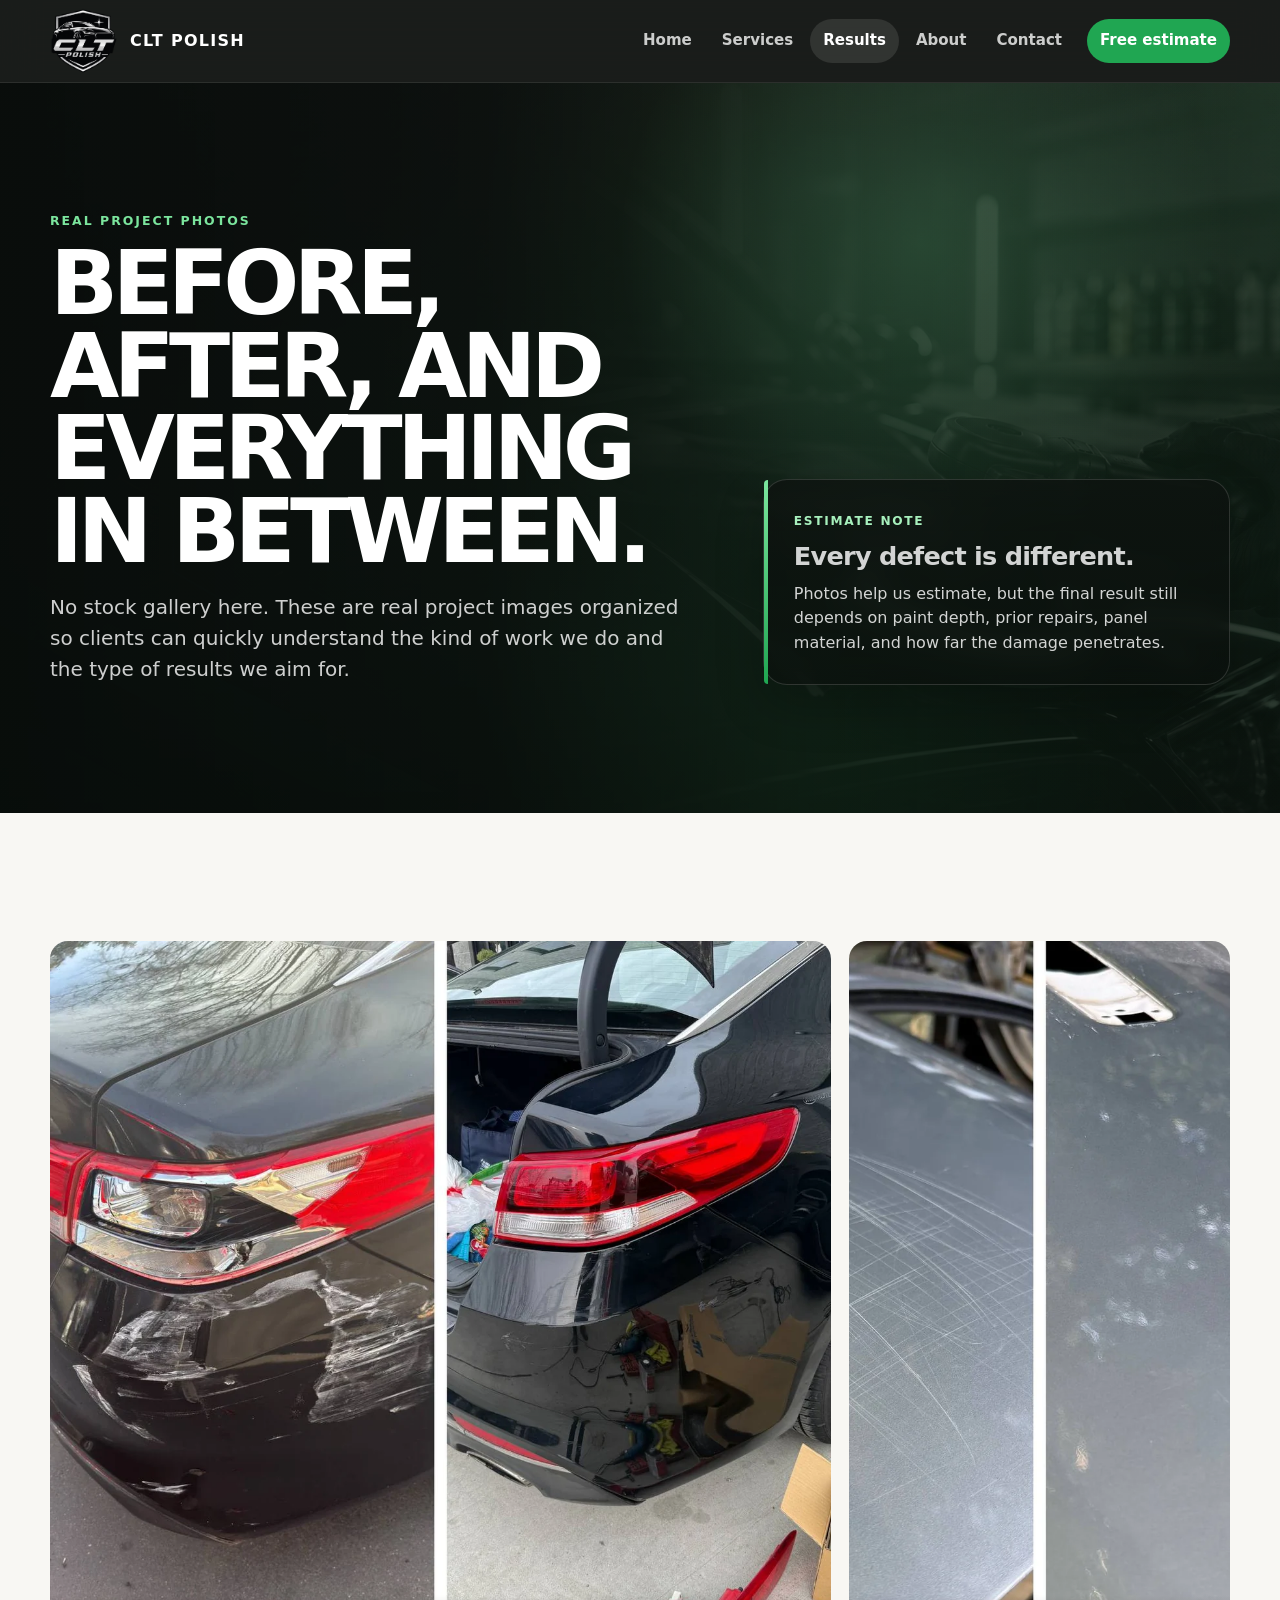
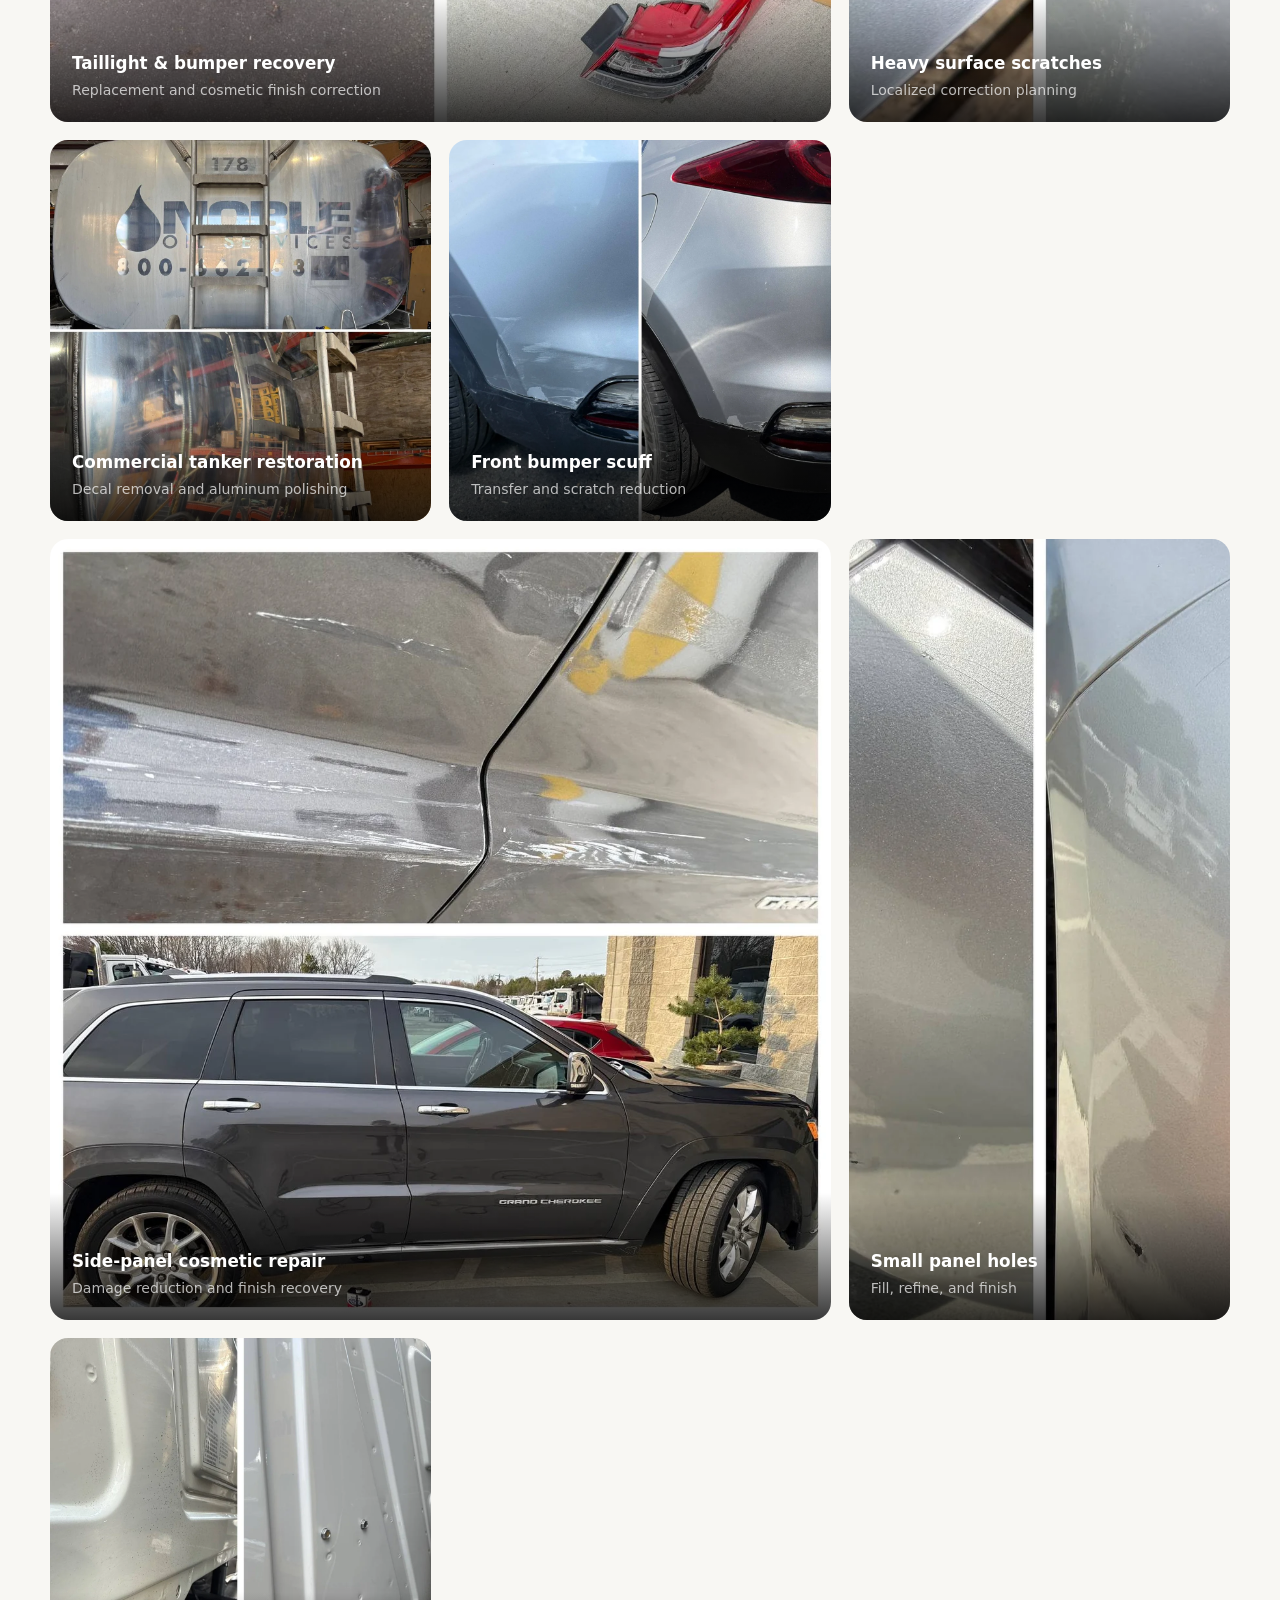
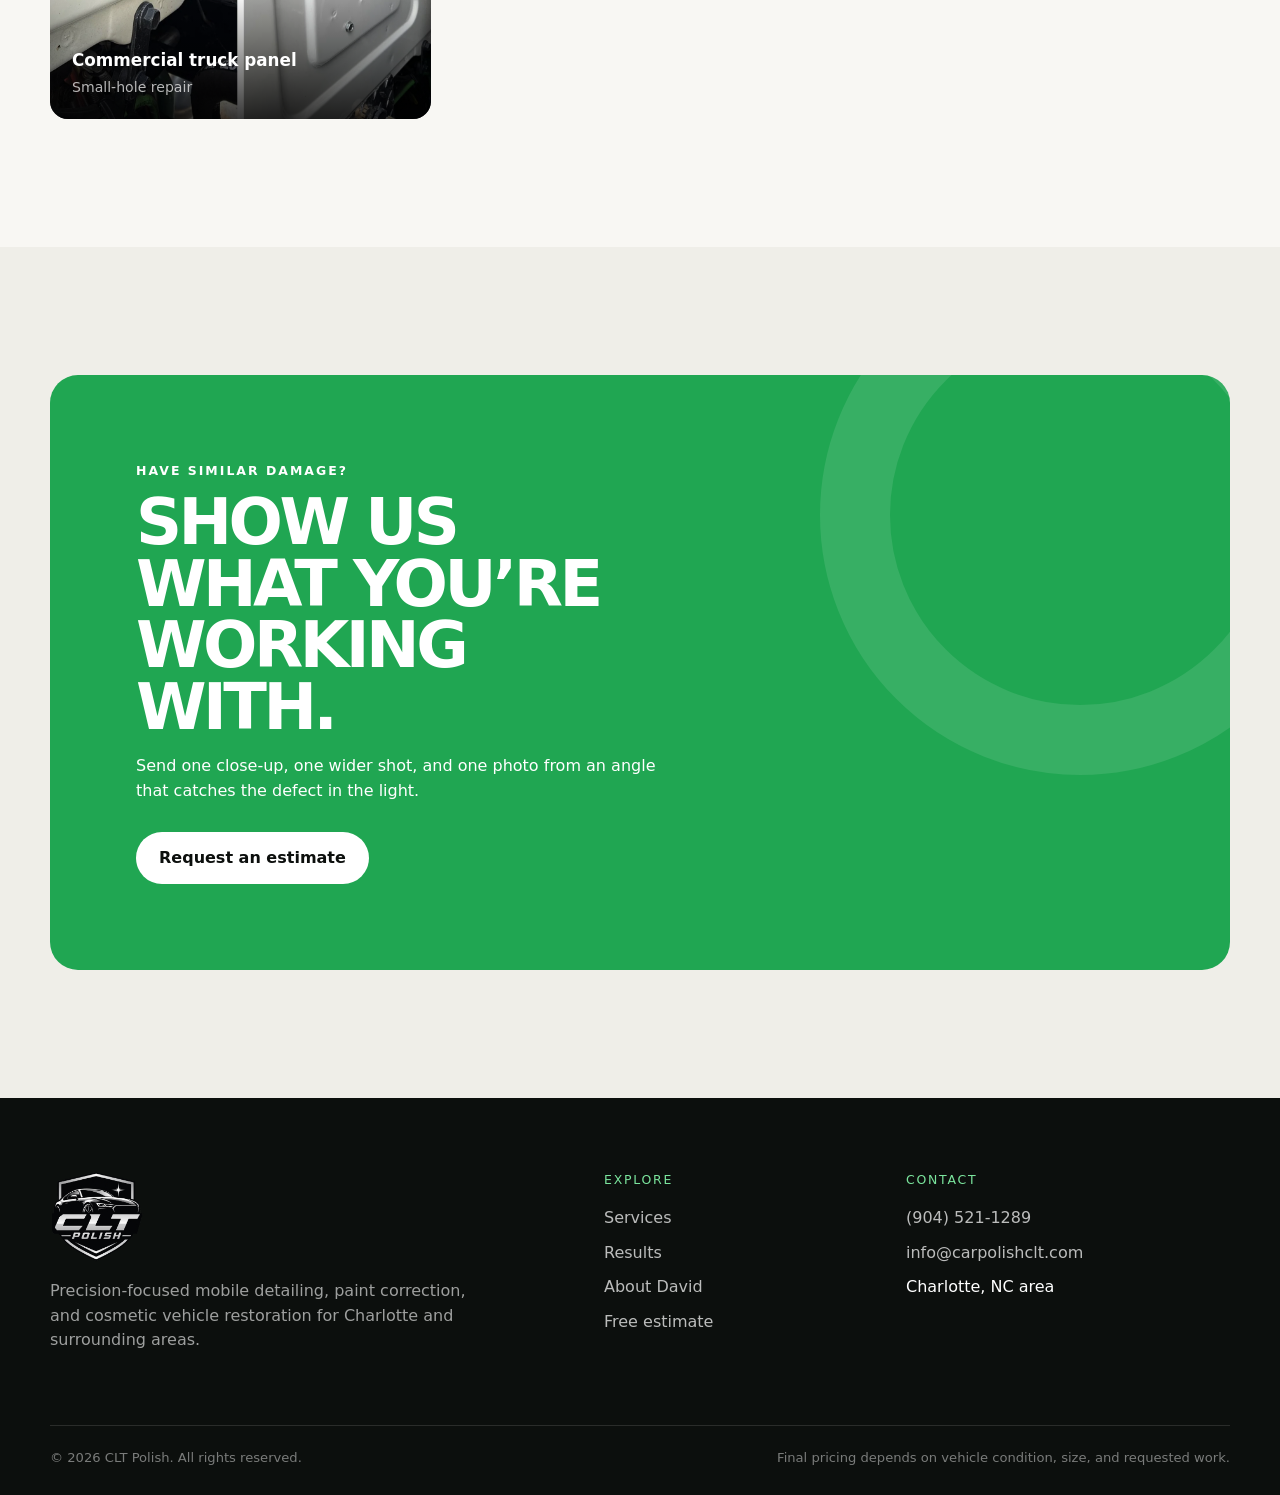
<file: results.html>
<!doctype html>
<html lang="en">
<head>
  <meta charset="utf-8">
  <meta name="viewport" content="width=device-width, initial-scale=1">
  <title>Results | Before & After Vehicle Restoration | CLT Polish</title>
  <meta name="description" content="Browse real before-and-after photos of paint correction, scratch repair, bumper scuff correction, commercial polishing, and cosmetic restoration.">
  <meta name="theme-color" content="#0c0f0d">
  <link rel="canonical" href="https://carpolishclt.com/results.html">
  <link rel="icon" href="favicon.ico" sizes="any">
  <link rel="icon" type="image/png" sizes="32x32" href="assets/images/favicon-32.png">
  <link rel="apple-touch-icon" href="assets/images/apple-touch-icon.png">
  <link rel="manifest" href="site.webmanifest">
  <meta property="og:type" content="website">
  <meta property="og:title" content="Results | Before & After Vehicle Restoration | CLT Polish">
  <meta property="og:description" content="Browse real before-and-after photos of paint correction, scratch repair, bumper scuff correction, commercial polishing, and cosmetic restoration.">
  <meta property="og:url" content="https://carpolishclt.com/results.html">
  <meta property="og:image" content="https://carpolishclt.com/assets/images/og-image.jpg">
  <meta name="twitter:card" content="summary_large_image">
  <link rel="stylesheet" href="assets/css/styles.css">
  <script defer src="assets/js/main.js"></script>
  <script type="application/ld+json">
  {
    "@context": "https://schema.org",
    "@type": "AutomotiveBusiness",
    "name": "CLT Polish",
    "url": "https://carpolishclt.com/",
    "logo": "https://carpolishclt.com/assets/images/logo.png",
    "image": "https://carpolishclt.com/assets/images/og-image.jpg",
    "telephone": "+1-904-521-1289",
    "email": "info@carpolishclt.com",
    "areaServed": "Charlotte, North Carolina",
    "description": "Mobile auto detailing, paint correction, scratch and scuff correction, and cosmetic restoration in the Charlotte area."
  }
  </script>
</head>
<body class="">
<a class="skip-link" href="#main">Skip to content</a>
<header class="site-header">
  <div class="container header-inner">
    <a class="brand" href="index.html" aria-label="CLT Polish home">
      <img src="assets/images/logo.png" width="700" height="681" alt="CLT Polish logo">
      <span>CLT POLISH</span>
    </a>
    <button class="menu-toggle" type="button" aria-label="Open menu" aria-expanded="false" data-menu-toggle><span></span></button>
    <nav class="site-nav" aria-label="Primary navigation" data-site-nav>
      <a href="index.html">Home</a><a href="services.html">Services</a><a href="results.html" aria-current="page">Results</a><a href="about.html">About</a><a href="contact.html">Contact</a><a class="nav-cta" href="contact.html">Free estimate</a>
    </nav>
  </div>
</header>
<main id="main">
  <section class="page-hero results-hero">
  <div class="container results-intro">

    <div class="results-copy">
      <p class="eyebrow">Real project photos</p>

      <h1 class="display">
        Before, after, and everything in between.
      </h1>

      <p class="lead">
        No stock gallery here. These are real project images organized
        so clients can quickly understand the kind of work we do and
        the type of results we aim for.
      </p>
    </div>

    <aside class="results-meta" aria-label="Estimate note">
      <span class="results-meta-label">Estimate note</span>

      <p class="results-meta-title">
        Every defect is different.
      </p>

      <p>
        Photos help us estimate, but the final result still depends on
        paint depth, prior repairs, panel material, and how far the
        damage penetrates.
      </p>
    </aside>

  </div>
</section>


<!-- PROJECT RESULTS GALLERY -->

<section class="section section-white">
  <div class="container">

    <div class="gallery-grid">

      <button
        class="gallery-card reveal"
        type="button"
        data-lightbox-trigger
        data-image="assets/images/result-taillight.webp"
        data-alt="Rear bumper and taillight damage before and after repair"
        data-title="Taillight & bumper recovery"
      >
        <img
          src="assets/images/result-taillight.webp"
          width="1200"
          height="1200"
          alt="Rear bumper and taillight damage before and after repair"
          loading="lazy"
        >

        <span class="gallery-overlay">
          <strong>Taillight & bumper recovery</strong>
          <span>Replacement and cosmetic finish correction</span>
        </span>
      </button>


      <button
        class="gallery-card reveal"
        type="button"
        data-lightbox-trigger
        data-image="assets/images/result-scratch-panel.webp"
        data-alt="Scratched gray painted panel during correction"
        data-title="Heavy surface scratches"
      >
        <img
          src="assets/images/result-scratch-panel.webp"
          width="1200"
          height="1200"
          alt="Scratched gray painted panel during correction"
          loading="lazy"
        >

        <span class="gallery-overlay">
          <strong>Heavy surface scratches</strong>
          <span>Localized correction planning</span>
        </span>
      </button>


      <button
        class="gallery-card reveal"
        type="button"
        data-lightbox-trigger
        data-image="assets/images/result-tanker.webp"
        data-alt="Commercial tanker before and after decal removal and polishing"
        data-title="Commercial tanker restoration"
      >
        <img
          src="assets/images/result-tanker.webp"
          width="1200"
          height="1200"
          alt="Commercial tanker before and after decal removal and polishing"
          loading="lazy"
        >

        <span class="gallery-overlay">
          <strong>Commercial tanker restoration</strong>
          <span>Decal removal and aluminum polishing</span>
        </span>
      </button>


      <button
        class="gallery-card reveal"
        type="button"
        data-lightbox-trigger
        data-image="assets/images/result-bumper.webp"
        data-alt="Front bumper scuff before and after correction"
        data-title="Front bumper scuff"
      >
        <img
          src="assets/images/result-bumper.webp"
          width="1200"
          height="1200"
          alt="Front bumper scuff before and after correction"
          loading="lazy"
        >

        <span class="gallery-overlay">
          <strong>Front bumper scuff</strong>
          <span>Transfer and scratch reduction</span>
        </span>
      </button>


      <button
        class="gallery-card reveal"
        type="button"
        data-lightbox-trigger
        data-image="assets/images/result-side-repair.webp"
        data-alt="Vehicle side damage and repaired finish"
        data-title="Side-panel cosmetic repair"
      >
        <img
          src="assets/images/result-side-repair.webp"
          width="1200"
          height="1200"
          alt="Vehicle side damage and repaired finish"
          loading="lazy"
        >

        <span class="gallery-overlay">
          <strong>Side-panel cosmetic repair</strong>
          <span>Damage reduction and finish recovery</span>
        </span>
      </button>


      <button
        class="gallery-card reveal"
        type="button"
        data-lightbox-trigger
        data-image="assets/images/result-panel-holes.webp"
        data-alt="Small holes in a painted panel before and after repair"
        data-title="Small panel holes"
      >
        <img
          src="assets/images/result-panel-holes.webp"
          width="1200"
          height="1200"
          alt="Small holes in a painted panel before and after repair"
          loading="lazy"
        >

        <span class="gallery-overlay">
          <strong>Small panel holes</strong>
          <span>Fill, refine, and finish</span>
        </span>
      </button>


      <button
        class="gallery-card reveal"
        type="button"
        data-lightbox-trigger
        data-image="assets/images/result-truck-panel.webp"
        data-alt="Commercial truck panel holes before and after repair"
        data-title="Commercial truck panel"
      >
        <img
          src="assets/images/result-truck-panel.webp"
          width="1200"
          height="1200"
          alt="Commercial truck panel holes before and after repair"
          loading="lazy"
        >

        <span class="gallery-overlay">
          <strong>Commercial truck panel</strong>
          <span>Small-hole repair</span>
        </span>
      </button>

    </div>
  </div>
</section>


<!-- RESULTS CALL TO ACTION -->

<section class="section">
  <div class="container cta-band reveal">

    <p class="eyebrow" style="color: white;">
      Have similar damage?
    </p>

    <h2>
      Show us what you’re working with.
    </h2>

    <p>
      Send one close-up, one wider shot, and one photo from an angle
      that catches the defect in the light.
    </p>

    <div class="button-row">
      <a class="btn btn-light" href="contact.html">
        Request an estimate
      </a>
    </div>

  </div>
</section>

</main>
<dialog class="lightbox" data-lightbox aria-label="Project image viewer"><img src="assets/images/result-taillight.webp" alt=""><div class="lightbox-copy"><strong data-lightbox-title>Project result</strong><button class="lightbox-close" type="button" aria-label="Close image" data-lightbox-close>×</button></div></dialog>

<footer class="site-footer">
  <div class="container">
    <div class="footer-grid">
      <div class="footer-brand">
        <img src="assets/images/logo.png" width="700" height="681" alt="">
        <p>Precision-focused mobile detailing, paint correction, and cosmetic vehicle restoration for Charlotte and surrounding areas.</p>
      </div>
      <div>
        <p class="footer-title">Explore</p>
        <div class="footer-links">
          <a href="services.html">Services</a>
          <a href="results.html">Results</a>
          <a href="about.html">About David</a>
          <a href="contact.html">Free estimate</a>
        </div>
      </div>
      <div>
        <p class="footer-title">Contact</p>
        <div class="footer-links">
          <a href="tel:+19045211289">(904) 521-1289</a>
          <a href="mailto:info@carpolishclt.com">info@carpolishclt.com</a>
          <span>Charlotte, NC area</span>
        </div>
      </div>
    </div>
    <div class="footer-bottom">
      <div>© <span data-year></span> CLT Polish. All rights reserved.</div>
      <span>Final pricing depends on vehicle condition, size, and requested work.</span>
    </div>
  </div>
</footer>
</body>
</html>
</file>
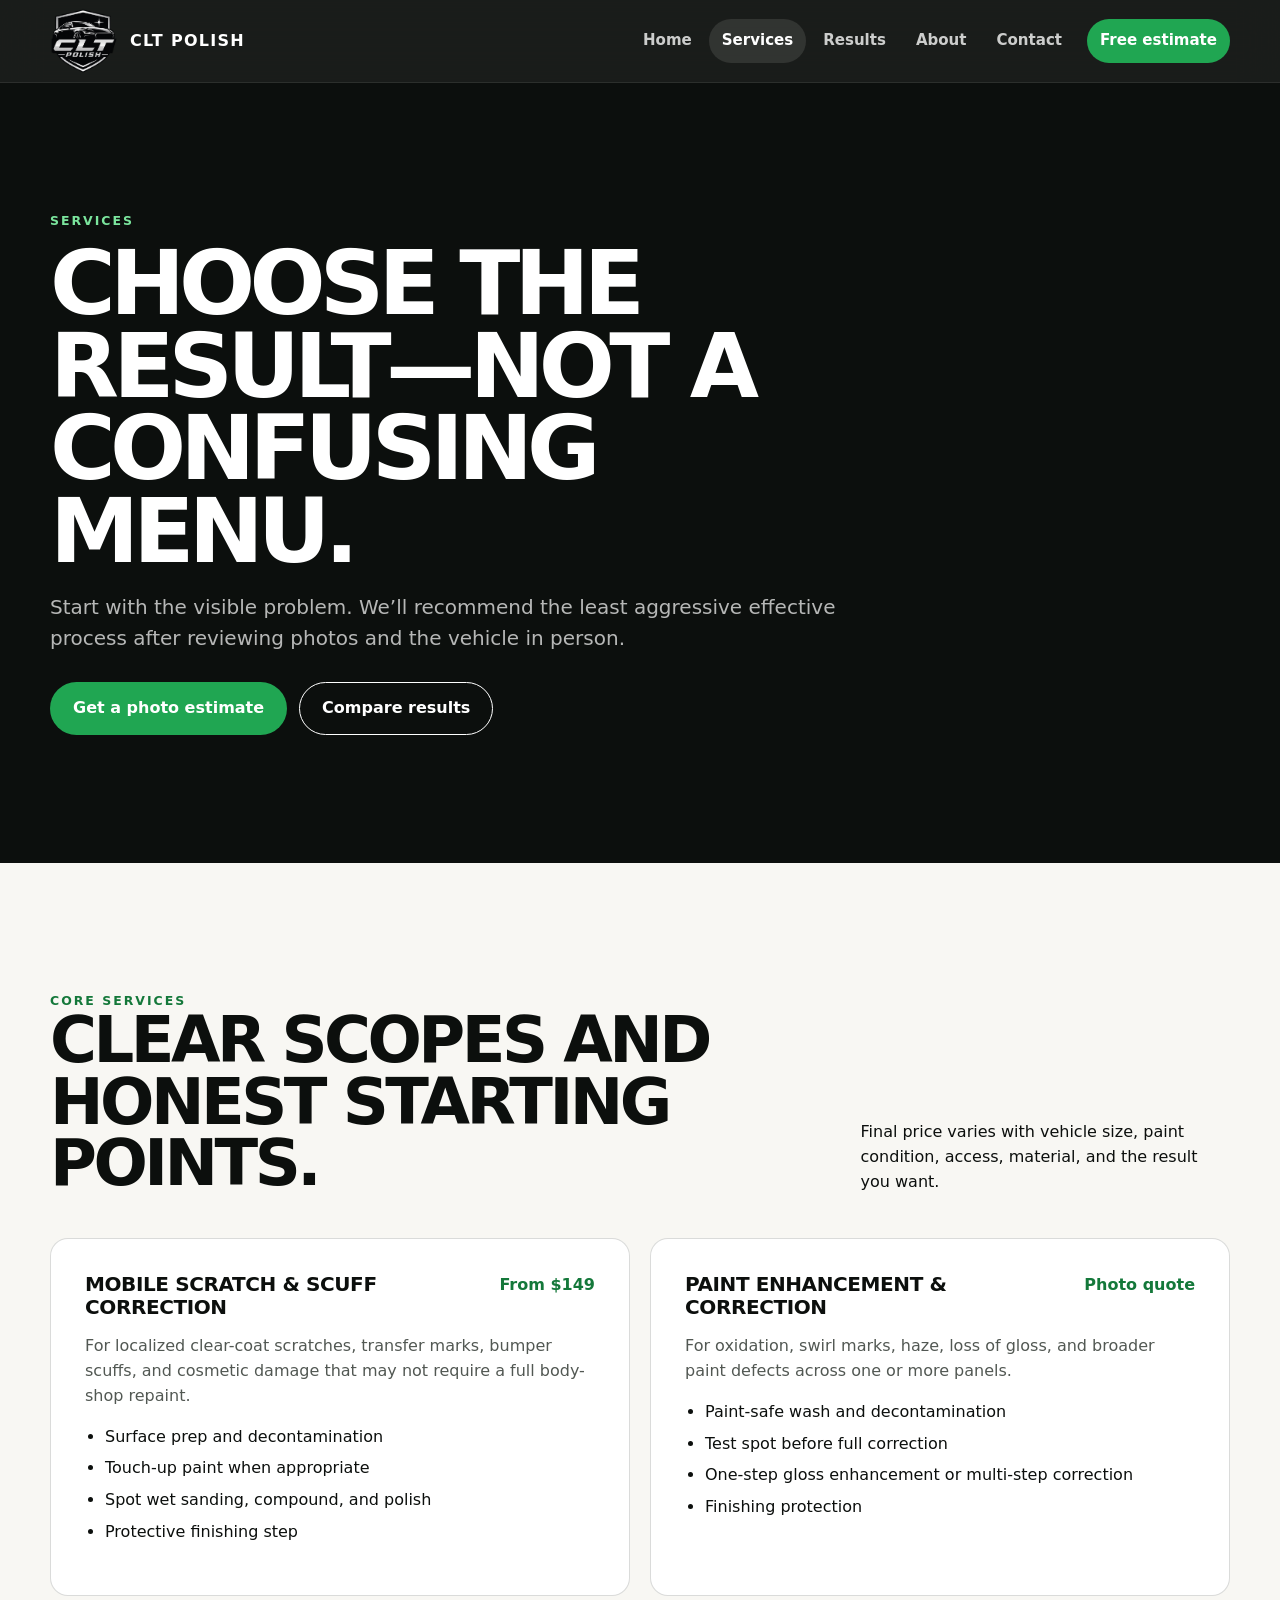
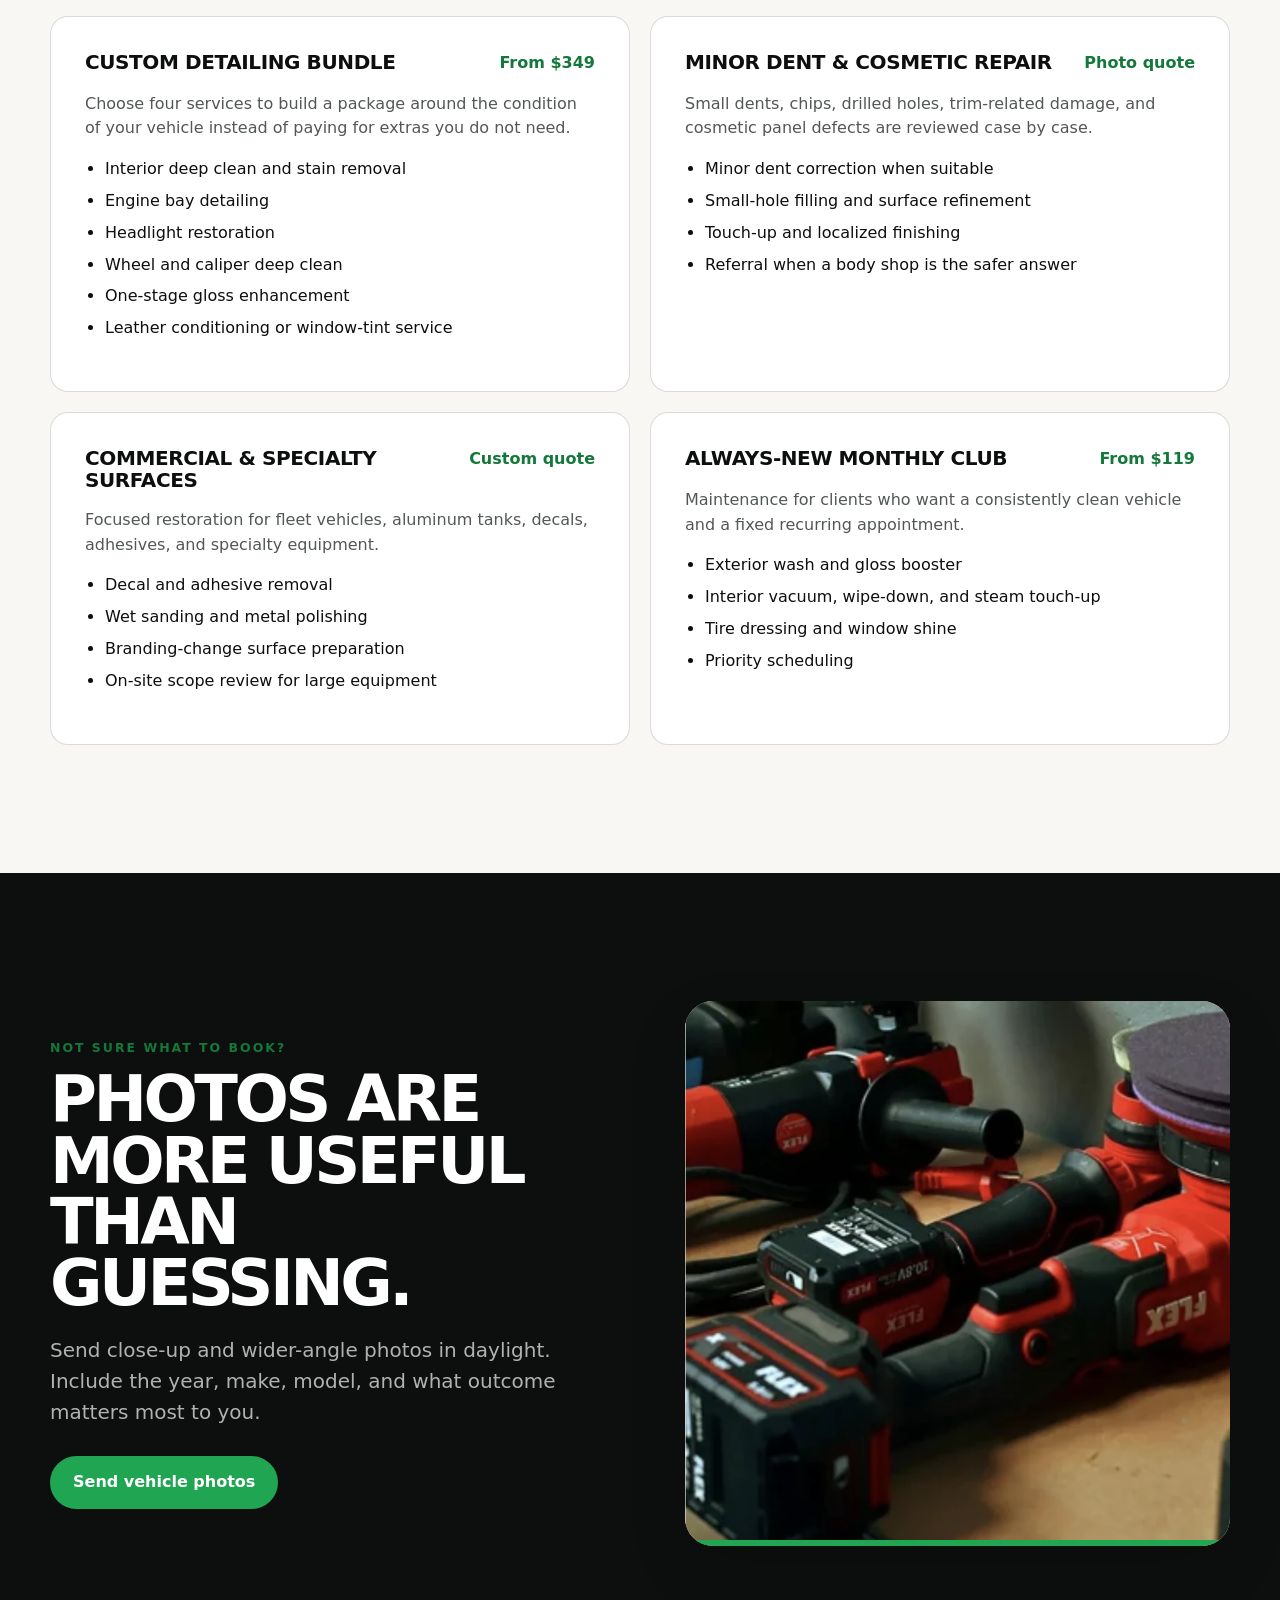
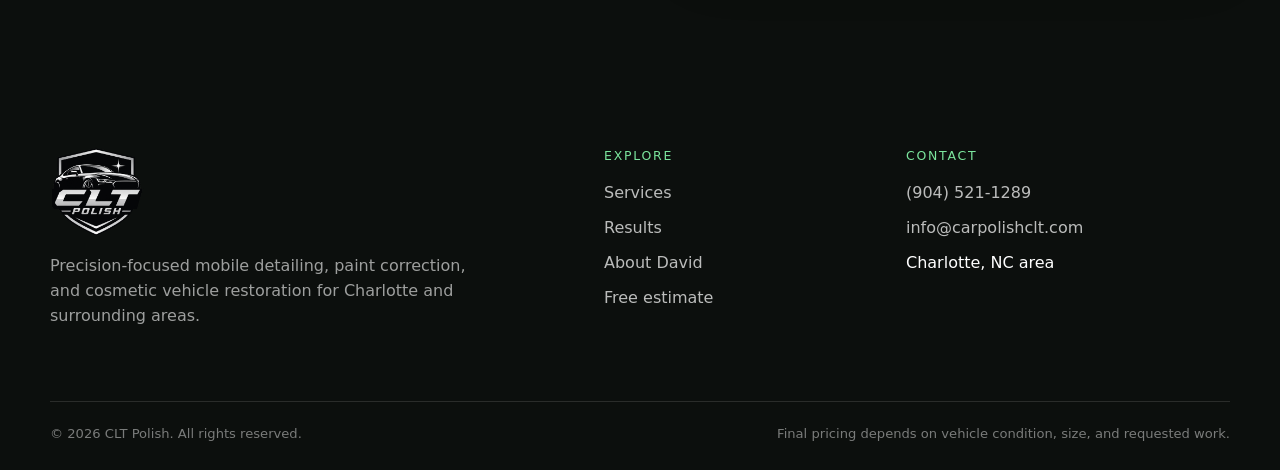
<file: services.html>
<!doctype html>
<html lang="en">
<head>
  <meta charset="utf-8">
  <meta name="viewport" content="width=device-width, initial-scale=1">
  <title>Services | CLT Polish Charlotte</title>
  <meta name="description" content="Explore mobile scratch repair, paint correction, custom detailing packages, commercial surface restoration, and maintenance plans from CLT Polish.">
  <meta name="theme-color" content="#0c0f0d">
  <link rel="canonical" href="https://carpolishclt.com/services.html">
  <link rel="icon" href="favicon.ico" sizes="any">
  <link rel="icon" type="image/png" sizes="32x32" href="assets/images/favicon-32.png">
  <link rel="apple-touch-icon" href="assets/images/apple-touch-icon.png">
  <link rel="manifest" href="site.webmanifest">
  <meta property="og:type" content="website">
  <meta property="og:title" content="Services | CLT Polish Charlotte">
  <meta property="og:description" content="Explore mobile scratch repair, paint correction, custom detailing packages, commercial surface restoration, and maintenance plans from CLT Polish.">
  <meta property="og:url" content="https://carpolishclt.com/services.html">
  <meta property="og:image" content="https://carpolishclt.com/assets/images/og-image.jpg">
  <meta name="twitter:card" content="summary_large_image">
  <link rel="stylesheet" href="assets/css/styles.css">
  <script defer src="assets/js/main.js"></script>
  <script type="application/ld+json">
  {
    "@context": "https://schema.org",
    "@type": "AutomotiveBusiness",
    "name": "CLT Polish",
    "url": "https://carpolishclt.com/",
    "logo": "https://carpolishclt.com/assets/images/logo.png",
    "image": "https://carpolishclt.com/assets/images/og-image.jpg",
    "telephone": "+1-904-521-1289",
    "email": "info@carpolishclt.com",
    "areaServed": "Charlotte, North Carolina",
    "description": "Mobile auto detailing, paint correction, scratch and scuff correction, and cosmetic restoration in the Charlotte area."
  }
  </script>
</head>
<body class="">
<a class="skip-link" href="#main">Skip to content</a>
<header class="site-header">
  <div class="container header-inner">
    <a class="brand" href="index.html" aria-label="CLT Polish home">
      <img src="assets/images/logo.png" width="700" height="681" alt="CLT Polish logo">
      <span>CLT POLISH</span>
    </a>
    <button class="menu-toggle" type="button" aria-label="Open menu" aria-expanded="false" data-menu-toggle><span></span></button>
    <nav class="site-nav" aria-label="Primary navigation" data-site-nav>
      <a href="index.html">Home</a><a href="services.html" aria-current="page">Services</a><a href="results.html">Results</a><a href="about.html">About</a><a href="contact.html">Contact</a><a class="nav-cta" href="contact.html">Free estimate</a>
    </nav>
  </div>
</header>
<main id="main">
  <section class="page-hero"><div class="container"><p class="eyebrow">Services</p><h1 class="display">Choose the result—not a confusing menu.</h1><p class="lead">Start with the visible problem. We’ll recommend the least aggressive effective process after reviewing photos and the vehicle in person.</p><div class="button-row"><a class="btn btn-primary" href="contact.html">Get a photo estimate</a><a class="btn btn-outline" href="results.html">Compare results</a></div></div></section>
  <section class="section section-white">
    <div class="container">
      <div class="section-heading reveal"><div><p class="eyebrow">Core services</p><h2>Clear scopes and honest starting points.</h2></div><p>Final price varies with vehicle size, paint condition, access, material, and the result you want.</p></div>
      <div class="service-detail-grid">
        <article class="service-detail reveal"><div class="service-top"><h3>Mobile scratch & scuff correction</h3><span class="price">From $149</span></div><p>For localized clear-coat scratches, transfer marks, bumper scuffs, and cosmetic damage that may not require a full body-shop repaint.</p><ul><li>Surface prep and decontamination</li><li>Touch-up paint when appropriate</li><li>Spot wet sanding, compound, and polish</li><li>Protective finishing step</li></ul></article>
        <article class="service-detail reveal"><div class="service-top"><h3>Paint enhancement & correction</h3><span class="price">Photo quote</span></div><p>For oxidation, swirl marks, haze, loss of gloss, and broader paint defects across one or more panels.</p><ul><li>Paint-safe wash and decontamination</li><li>Test spot before full correction</li><li>One-step gloss enhancement or multi-step correction</li><li>Finishing protection</li></ul></article>
        <article class="service-detail reveal"><div class="service-top"><h3>Custom detailing bundle</h3><span class="price">From $349</span></div><p>Choose four services to build a package around the condition of your vehicle instead of paying for extras you do not need.</p><ul><li>Interior deep clean and stain removal</li><li>Engine bay detailing</li><li>Headlight restoration</li><li>Wheel and caliper deep clean</li><li>One-stage gloss enhancement</li><li>Leather conditioning or window-tint service</li></ul></article>
        <article class="service-detail reveal"><div class="service-top"><h3>Minor dent & cosmetic repair</h3><span class="price">Photo quote</span></div><p>Small dents, chips, drilled holes, trim-related damage, and cosmetic panel defects are reviewed case by case.</p><ul><li>Minor dent correction when suitable</li><li>Small-hole filling and surface refinement</li><li>Touch-up and localized finishing</li><li>Referral when a body shop is the safer answer</li></ul></article>
        <article class="service-detail reveal"><div class="service-top"><h3>Commercial & specialty surfaces</h3><span class="price">Custom quote</span></div><p>Focused restoration for fleet vehicles, aluminum tanks, decals, adhesives, and specialty equipment.</p><ul><li>Decal and adhesive removal</li><li>Wet sanding and metal polishing</li><li>Branding-change surface preparation</li><li>On-site scope review for large equipment</li></ul></article>
        <article class="service-detail reveal"><div class="service-top"><h3>Always-new monthly club</h3><span class="price">From $119</span></div><p>Maintenance for clients who want a consistently clean vehicle and a fixed recurring appointment.</p><ul><li>Exterior wash and gloss booster</li><li>Interior vacuum, wipe-down, and steam touch-up</li><li>Tire dressing and window shine</li><li>Priority scheduling</li></ul></article>
      </div>
    </div>
  </section>
  <section class="section section-dark"><div class="container split"><div><p class="eyebrow">Not sure what to book?</p><h2>Photos are more useful than guessing.</h2><p class="lead" style="color:rgba(255,255,255,.68)">Send close-up and wider-angle photos in daylight. Include the year, make, model, and what outcome matters most to you.</p><div class="button-row"><a class="btn btn-primary" href="contact.html">Send vehicle photos</a></div></div><div class="image-frame reveal" style="aspect-ratio:1/1"><img src="assets/images/tools.webp" width="900" height="900" alt="Professional polishing tools and equipment"></div></div></section>
</main>

<footer class="site-footer">
  <div class="container">
    <div class="footer-grid">
      <div class="footer-brand">
        <img src="assets/images/logo.png" width="700" height="681" alt="">
        <p>Precision-focused mobile detailing, paint correction, and cosmetic vehicle restoration for Charlotte and surrounding areas.</p>
      </div>
      <div>
        <p class="footer-title">Explore</p>
        <div class="footer-links">
          <a href="services.html">Services</a>
          <a href="results.html">Results</a>
          <a href="about.html">About David</a>
          <a href="contact.html">Free estimate</a>
        </div>
      </div>
      <div>
        <p class="footer-title">Contact</p>
        <div class="footer-links">
          <a href="tel:+19045211289">(904) 521-1289</a>
          <a href="mailto:info@carpolishclt.com">info@carpolishclt.com</a>
          <span>Charlotte, NC area</span>
        </div>
      </div>
    </div>
    <div class="footer-bottom">
      <div>© <span data-year></span> CLT Polish. All rights reserved.</div>
      <span>Final pricing depends on vehicle condition, size, and requested work.</span>
    </div>
  </div>
</footer>
</body>
</html>
</file>
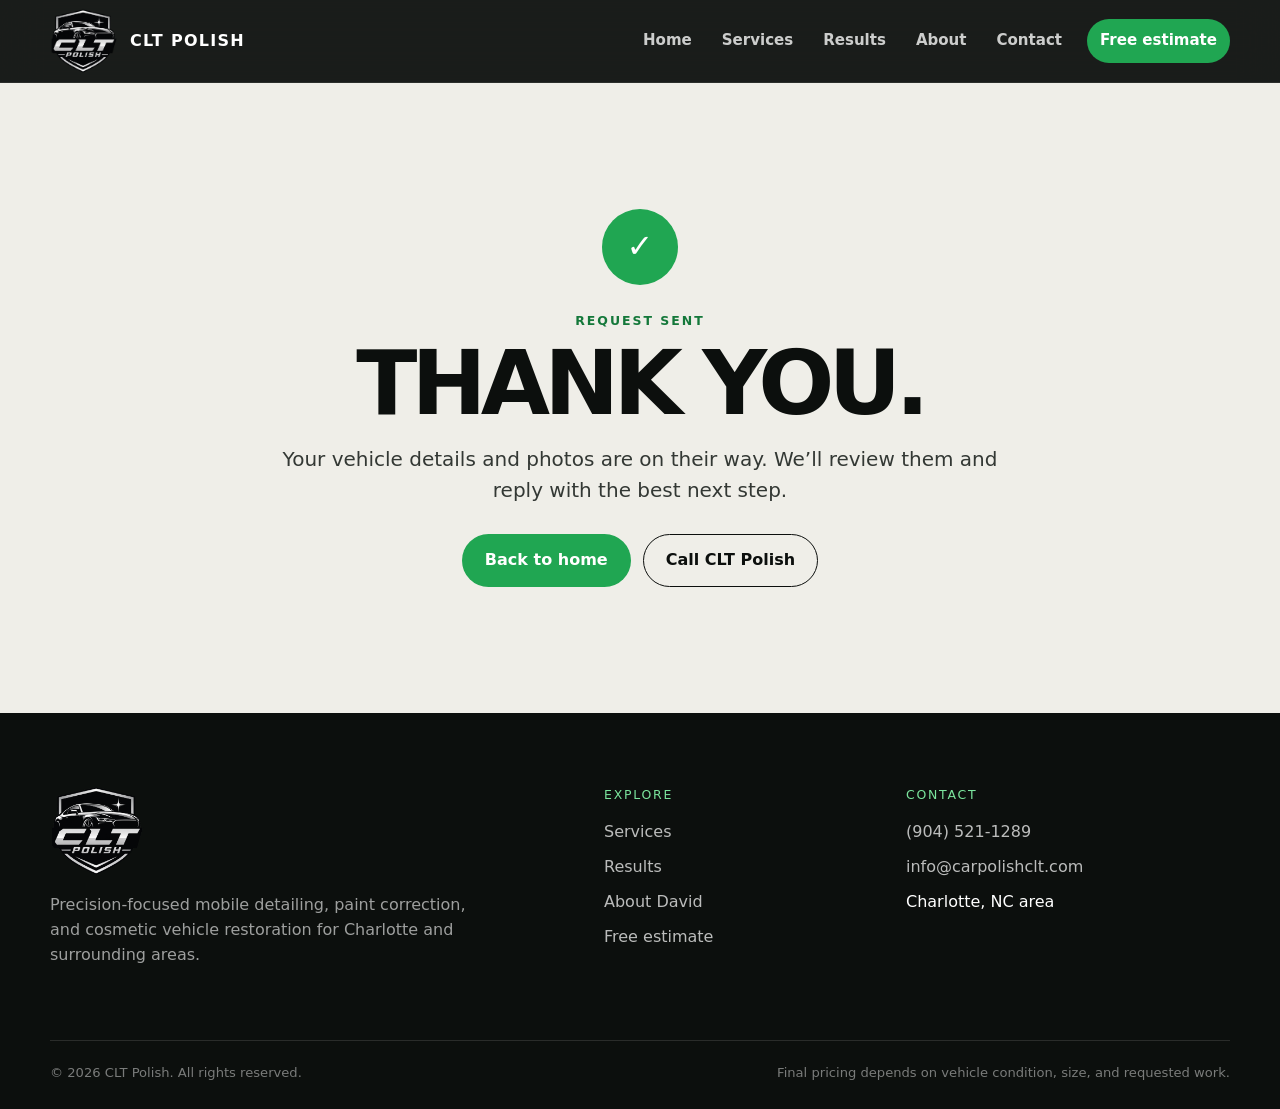
<file: thank-you.html>
<!doctype html>
<html lang="en">
<head>
  <meta charset="utf-8">
  <meta name="viewport" content="width=device-width, initial-scale=1">
  <title>Thank You | CLT Polish</title>
  <meta name="description" content="Your CLT Polish estimate request has been sent.">
  <meta name="theme-color" content="#0c0f0d">
  <link rel="canonical" href="https://carpolishclt.com/thank-you.html">
  <link rel="icon" href="favicon.ico" sizes="any">
  <link rel="icon" type="image/png" sizes="32x32" href="assets/images/favicon-32.png">
  <link rel="apple-touch-icon" href="assets/images/apple-touch-icon.png">
  <link rel="manifest" href="site.webmanifest">
  <meta property="og:type" content="website">
  <meta property="og:title" content="Thank You | CLT Polish">
  <meta property="og:description" content="Your CLT Polish estimate request has been sent.">
  <meta property="og:url" content="https://carpolishclt.com/thank-you.html">
  <meta property="og:image" content="https://carpolishclt.com/assets/images/og-image.jpg">
  <meta name="twitter:card" content="summary_large_image">
  <link rel="stylesheet" href="assets/css/styles.css">
  <script defer src="assets/js/main.js"></script>
  <script type="application/ld+json">
  {
    "@context": "https://schema.org",
    "@type": "AutomotiveBusiness",
    "name": "CLT Polish",
    "url": "https://carpolishclt.com/",
    "logo": "https://carpolishclt.com/assets/images/logo.png",
    "image": "https://carpolishclt.com/assets/images/og-image.jpg",
    "telephone": "+1-904-521-1289",
    "email": "info@carpolishclt.com",
    "areaServed": "Charlotte, North Carolina",
    "description": "Mobile auto detailing, paint correction, scratch and scuff correction, and cosmetic restoration in the Charlotte area."
  }
  </script>
</head>
<body class="">
<a class="skip-link" href="#main">Skip to content</a>
<header class="site-header">
  <div class="container header-inner">
    <a class="brand" href="index.html" aria-label="CLT Polish home">
      <img src="assets/images/logo.png" width="700" height="681" alt="CLT Polish logo">
      <span>CLT POLISH</span>
    </a>
    <button class="menu-toggle" type="button" aria-label="Open menu" aria-expanded="false" data-menu-toggle><span></span></button>
    <nav class="site-nav" aria-label="Primary navigation" data-site-nav>
      <a href="index.html">Home</a><a href="services.html">Services</a><a href="results.html">Results</a><a href="about.html">About</a><a href="contact.html">Contact</a><a class="nav-cta" href="contact.html">Free estimate</a>
    </nav>
  </div>
</header>
<main id="main" class="thank-you"><div class="thank-you-box"><div class="check" aria-hidden="true">✓</div><p class="eyebrow">Request sent</p><h1 class="display" style="max-width:none">Thank you.</h1><p class="lead" style="margin-inline:auto">Your vehicle details and photos are on their way. We’ll review them and reply with the best next step.</p><div class="button-row" style="justify-content:center"><a class="btn btn-primary" href="index.html">Back to home</a><a class="btn btn-outline" href="tel:+19045211289">Call CLT Polish</a></div></div></main>

<footer class="site-footer">
  <div class="container">
    <div class="footer-grid">
      <div class="footer-brand">
        <img src="assets/images/logo.png" width="700" height="681" alt="">
        <p>Precision-focused mobile detailing, paint correction, and cosmetic vehicle restoration for Charlotte and surrounding areas.</p>
      </div>
      <div>
        <p class="footer-title">Explore</p>
        <div class="footer-links">
          <a href="services.html">Services</a>
          <a href="results.html">Results</a>
          <a href="about.html">About David</a>
          <a href="contact.html">Free estimate</a>
        </div>
      </div>
      <div>
        <p class="footer-title">Contact</p>
        <div class="footer-links">
          <a href="tel:+19045211289">(904) 521-1289</a>
          <a href="mailto:info@carpolishclt.com">info@carpolishclt.com</a>
          <span>Charlotte, NC area</span>
        </div>
      </div>
    </div>
    <div class="footer-bottom">
      <div>© <span data-year></span> CLT Polish. All rights reserved.</div>
      <span>Final pricing depends on vehicle condition, size, and requested work.</span>
    </div>
  </div>
</footer>
</body>
</html>
</file>
<file: assets/css/styles.css>
:root {
  --ink: #0c0f0d;
  --paper: #efeee8;
  --paper-2: #f8f7f3;
  --white: #ffffff;
  --green: #20a652;
  --green-dark: #14783a;
  --green-soft: #dff4e6;
  --gray: #737873;
  --line: rgba(12, 15, 13, 0.15);
  --shadow: 0 22px 60px rgba(0, 0, 0, 0.12);
  --radius: 28px;
  --radius-sm: 18px;
  --container: 1180px;
}

* { box-sizing: border-box; }
html { scroll-behavior: smooth; }
body {
  margin: 0;
  color: var(--ink);
  background: var(--paper);
  font-family: Inter, ui-sans-serif, system-ui, -apple-system, BlinkMacSystemFont, "Segoe UI", sans-serif;
  line-height: 1.55;
  text-rendering: optimizeLegibility;
}
img { display: block; max-width: 100%; }
a { color: inherit; }
button, input, textarea, select { font: inherit; }
button { cursor: pointer; }

.skip-link {
  position: fixed;
  left: 16px;
  top: -80px;
  z-index: 1000;
  padding: 12px 18px;
  background: var(--ink);
  color: var(--white);
  border-radius: 10px;
  transition: top .2s ease;
}
.skip-link:focus { top: 16px; }

.container {
  width: min(calc(100% - 40px), var(--container));
  margin-inline: auto;
}

.eyebrow {
  margin: 0 0 12px;
  color: var(--green-dark);
  font-size: .78rem;
  font-weight: 850;
  letter-spacing: .16em;
  text-transform: uppercase;
}

.display {
  margin: 0;
  max-width: 13ch;
  font-size: clamp(3rem, 7vw, 6.7rem);
  line-height: .92;
  letter-spacing: -.065em;
  text-transform: uppercase;
}

h1, h2, h3, p { overflow-wrap: anywhere; }
h2 {
  margin: 0;
  font-size: clamp(2.2rem, 5vw, 4.8rem);
  line-height: .96;
  letter-spacing: -.055em;
  text-transform: uppercase;
}
h3 {
  margin: 0;
  font-size: 1.25rem;
  line-height: 1.12;
  letter-spacing: -.02em;
  text-transform: uppercase;
}
.lead {
  max-width: 62ch;
  margin: 20px 0 0;
  color: #333834;
  font-size: clamp(1.03rem, 1.8vw, 1.25rem);
}
.muted { color: var(--gray); }

.button-row { display: flex; flex-wrap: wrap; gap: 12px; margin-top: 28px; }
.btn {
  display: inline-flex;
  min-height: 52px;
  align-items: center;
  justify-content: center;
  gap: 10px;
  padding: 13px 22px;
  border: 1px solid transparent;
  border-radius: 999px;
  text-decoration: none;
  font-weight: 780;
  transition: transform .2s ease, background .2s ease, border-color .2s ease;
}
.btn:hover { transform: translateY(-2px); }
.btn-primary { background: var(--green); color: var(--white); }
.btn-primary:hover { background: var(--green-dark); }
.btn-dark { background: var(--ink); color: var(--white); }
.btn-outline { border-color: currentColor; background: transparent; }
.btn-light { background: var(--white); color: var(--ink); }

.site-header {
  position: sticky;
  top: 0;
  z-index: 100;
  border-bottom: 1px solid rgba(255,255,255,.08);
  background: rgba(12, 15, 13, .94);
  color: var(--white);
  backdrop-filter: blur(18px);
}
.header-inner {
  min-height: 82px;
  display: flex;
  align-items: center;
  justify-content: space-between;
  gap: 24px;
}
.brand {
  display: inline-flex;
  align-items: center;
  gap: 12px;
  text-decoration: none;
  font-weight: 900;
  letter-spacing: .08em;
}
.brand img {
  width: 68px;
  height: auto;
  object-fit: contain;
}
.brand span { white-space: nowrap; }
.site-nav { display: flex; align-items: center; gap: 4px; }
.site-nav a {
  padding: 10px 13px;
  border-radius: 999px;
  color: rgba(255,255,255,.78);
  text-decoration: none;
  font-size: .94rem;
  font-weight: 650;
}
.site-nav a:hover, .site-nav a[aria-current="page"] { color: var(--white); background: rgba(255,255,255,.1); }
.site-nav .nav-cta { margin-left: 8px; background: var(--green); color: white; }
.site-nav .nav-cta:hover { background: var(--green-dark); }
.menu-toggle {
  display: none;
  width: 48px;
  height: 48px;
  border: 1px solid rgba(255,255,255,.18);
  border-radius: 50%;
  background: transparent;
  color: white;
}
.menu-toggle span, .menu-toggle::before, .menu-toggle::after {
  content: "";
  display: block;
  width: 20px;
  height: 2px;
  margin: 4px auto;
  background: currentColor;
  transition: transform .2s ease, opacity .2s ease;
}
.menu-toggle.is-open span { opacity: 0; }
.menu-toggle.is-open::before { transform: translateY(6px) rotate(45deg); }
.menu-toggle.is-open::after { transform: translateY(-6px) rotate(-45deg); }

.hero {
  position: relative;
  min-height: 760px;
  display: grid;
  align-items: end;
  overflow: hidden;
  color: white;
  background: #111;
}
.hero::before {
  content: "";
  position: absolute;
  inset: 0;
  background: linear-gradient(90deg, rgba(0,0,0,.88) 0%, rgba(0,0,0,.5) 48%, rgba(0,0,0,.14) 75%),
              linear-gradient(0deg, rgba(0,0,0,.52), transparent 50%),
              url('../images/hero-polishing.webp') center/cover no-repeat;
  transform: scale(1.01);
}
.hero-content {
  position: relative;
  z-index: 1;
  padding-block: 100px 86px;
}
.hero .display { max-width: 9.7ch; }
.hero .lead { max-width: 54ch; color: rgba(255,255,255,.82); }
.hero .eyebrow { color: #7be59d; }
.hero-proof {
  display: grid;
  grid-template-columns: repeat(4, 1fr);
  gap: 1px;
  position: relative;
  z-index: 2;
  background: rgba(255,255,255,.16);
  border-top: 1px solid rgba(255,255,255,.16);
}
.proof-item { padding: 22px 26px; background: rgba(9,12,10,.72); backdrop-filter: blur(10px); }
.proof-item strong { display: block; font-size: .98rem; }
.proof-item span { color: rgba(255,255,255,.62); font-size: .85rem; }

.marquee {
  overflow: hidden;
  background: var(--green);
  color: white;
  border-block: 1px solid rgba(0,0,0,.08);
}
.marquee-track {
  width: max-content;
  padding: 15px 0;
  font-size: clamp(1rem, 2.4vw, 1.65rem);
  font-weight: 850;
  letter-spacing: .06em;
  text-transform: uppercase;
  animation: marquee 24s linear infinite;
}
@keyframes marquee { to { transform: translateX(-50%); } }

.section { padding-block: clamp(78px, 10vw, 138px); }
.section-white { background: var(--paper-2); }
.section-dark { background: var(--ink); color: white; }
.section-green { background: var(--green); color: white; }
.section-heading {
  display: flex;
  align-items: end;
  justify-content: space-between;
  gap: 30px;
  margin-bottom: 44px;
}
.section-heading p { max-width: 48ch; margin: 0; }

.split {
  display: grid;
  grid-template-columns: 1fr 1fr;
  gap: clamp(34px, 7vw, 96px);
  align-items: center;
}
.image-frame {
  position: relative;
  overflow: hidden;
  border-radius: var(--radius);
  background: #d6d7d2;
  box-shadow: var(--shadow);
}
.image-frame img { width: 100%; height: 100%; object-fit: cover; }
.image-frame::after {
  content: "";
  position: absolute;
  inset: auto 0 0;
  height: 6px;
  background: var(--green);
}
.feature-list {
  display: grid;
  gap: 18px;
  margin-top: 30px;
}
.feature {
  display: grid;
  grid-template-columns: 38px 1fr;
  gap: 14px;
  align-items: start;
}
.feature-number {
  width: 34px;
  height: 34px;
  display: grid;
  place-items: center;
  border-radius: 50%;
  background: var(--green-soft);
  color: var(--green-dark);
  font-weight: 850;
}
.feature p { margin: 4px 0 0; color: #555b56; }

.card-grid { display: grid; grid-template-columns: repeat(3, 1fr); gap: 18px; }
.service-card {
  display: flex;
  min-height: 390px;
  flex-direction: column;
  padding: 28px;
  border: 1px solid var(--line);
  border-radius: var(--radius-sm);
  background: rgba(255,255,255,.82);
  box-shadow: 0 12px 32px rgba(0,0,0,.055);
}
.service-card .price {
  margin: 24px 0 0;
  font-size: 2rem;
  font-weight: 900;
  letter-spacing: -.04em;
}
.service-card ul { margin: 20px 0 28px; padding-left: 20px; color: #4e544f; }
.service-card li + li { margin-top: 8px; }
.service-card .btn { margin-top: auto; }
.service-card.featured { background: var(--ink); color: white; border-color: var(--ink); }
.service-card.featured ul { color: rgba(255,255,255,.7); }
.service-card.featured .eyebrow { color: #7be59d; }

.gallery-grid { display: grid; grid-template-columns: repeat(12, 1fr); gap: 18px; }
.gallery-card {
  position: relative;
  grid-column: span 4;
  min-height: 360px;
  overflow: hidden;
  border: 0;
  border-radius: var(--radius-sm);
  background: #bbb;
  padding: 0;
  text-align: left;
}
.gallery-card:nth-child(1), .gallery-card:nth-child(5) { grid-column: span 8; }
.gallery-card img { width: 100%; height: 100%; object-fit: cover; transition: transform .45s ease; }
.gallery-card:hover img { transform: scale(1.035); }
.gallery-overlay {
  position: absolute;
  inset: auto 0 0;
  padding: 55px 22px 20px;
  color: white;
  background: linear-gradient(transparent, rgba(0,0,0,.78));
}
.gallery-overlay strong { display: block; font-size: 1.05rem; }
.gallery-overlay span { display: block; margin-top: 4px; color: rgba(255,255,255,.7); font-size: .88rem; }

.steps { display: grid; grid-template-columns: repeat(3, 1fr); gap: 18px; }
.step { padding: 30px; border-top: 1px solid rgba(255,255,255,.2); }
.step .step-no { color: #7be59d; font-size: .85rem; font-weight: 850; letter-spacing: .12em; }
.step h3 { margin-top: 18px; font-size: 1.5rem; }
.step p { color: rgba(255,255,255,.67); }

.testimonial-grid { display: grid; grid-template-columns: repeat(3, 1fr); gap: 18px; }
.quote {
  padding: 30px;
  border: 1px solid var(--line);
  border-radius: var(--radius-sm);
  background: white;
}
.quote-mark { color: var(--green); font-size: 4rem; line-height: .7; font-family: Georgia, serif; }
.quote h3 { margin-top: 18px; }
.quote p { color: #4d534e; }
.quote footer { margin-top: 22px; color: #707570; font-size: .9rem; }

.cta-band {
  position: relative;
  overflow: hidden;
  border-radius: var(--radius);
  padding: clamp(44px, 8vw, 86px);
  background: var(--green);
  color: white;
}
.cta-band::after {
  content: "";
  position: absolute;
  width: 380px;
  height: 380px;
  right: -110px;
  top: -120px;
  border: 70px solid rgba(255,255,255,.1);
  border-radius: 50%;
}
.cta-band > * { position: relative; z-index: 1; }
.cta-band h2 { max-width: 12ch; }
.cta-band p { max-width: 52ch; }

.page-hero {
  padding-block: clamp(75px, 10vw, 130px);
  background: var(--ink);
  color: white;
}

.page-hero .lead {
  color: rgba(255, 255, 255, 0.7);
}

.page-hero .eyebrow {
  color: #7be59d;
}

.page-hero .display {
  max-width: 12ch;
}


/* Results page background */

.results-hero {
  position: relative;
  overflow: hidden;

  background:
    linear-gradient(
      90deg,
      rgba(7, 11, 9, 0.92) 0%,
      rgba(7, 11, 9, 0.82) 38%,
      rgba(9, 18, 12, 0.56) 62%,
      rgba(9, 18, 12, 0.32) 100%
    ),
    linear-gradient(
      180deg,
      rgba(6, 10, 8, 0.26) 0%,
      rgba(6, 10, 8, 0.7) 100%
    ),
    url("../images/results-hero-bg.png") center / cover no-repeat;
}

.results-hero::before {
  content: "";
  position: absolute;
  inset: 0;

  background:
    radial-gradient(
      circle at 72% 22%,
      rgba(125, 229, 157, 0.18),
      transparent 28%
    );

  pointer-events: none;
}

.results-copy {
  position: relative;
  z-index: 1;
}

.results-copy .lead {
  max-width: 40rem;
  color: rgba(255, 255, 255, 0.8);
}
.service-detail-grid { display: grid; grid-template-columns: repeat(2, 1fr); gap: 20px; }
.service-detail {
  padding: 34px;
  border: 1px solid var(--line);
  border-radius: var(--radius-sm);
  background: white;
}
.service-detail .service-top { display: flex; justify-content: space-between; gap: 24px; align-items: start; }
.service-detail .price { white-space: nowrap; color: var(--green-dark); font-weight: 900; }
.service-detail p { color: #525853; }
.service-detail ul { padding-left: 20px; }
.service-detail li + li { margin-top: 7px; }

.about-story { display: grid; grid-template-columns: .86fr 1.14fr; gap: clamp(36px, 8vw, 100px); align-items: start; }
.portrait { min-height: 680px; }
.story-copy p { font-size: 1.08rem; color: #414642; }
.story-copy .pullquote {
  margin: 34px 0;
  padding: 24px 0 24px 28px;
  border-left: 5px solid var(--green);
  font-size: 1.35rem;
  font-weight: 750;
  color: var(--ink);
}
.value-grid { display: grid; grid-template-columns: repeat(3, 1fr); gap: 18px; margin-top: 52px; }
.value-card { padding: 28px; border: 1px solid var(--line); border-radius: var(--radius-sm); background: white; }
.value-card p { color: #585e59; }

.results-intro {
  display: grid;
  grid-template-columns: minmax(0, 1fr) minmax(320px, 0.72fr);
  gap: clamp(28px, 5vw, 70px);
  align-items: end;
}

.results-meta {
  position: relative;
  z-index: 1;

  max-width: 520px;
  justify-self: end;

  padding: 28px 30px;

  border: 1px solid rgba(255, 255, 255, 0.14);
  border-radius: 24px;

  background:
    linear-gradient(
      180deg,
      rgba(13, 18, 15, 0.78),
      rgba(10, 15, 12, 0.68)
    );

  box-shadow: 0 20px 48px rgba(0, 0, 0, 0.24);
  backdrop-filter: blur(10px);
}

.results-meta::before {
  content: "";
  position: absolute;

  inset: 0 auto 0 0;
  width: 4px;

  border-radius: 24px 0 0 24px;

  background:
    linear-gradient(
      180deg,
      #7be59d 0%,
      var(--green) 100%
    );
}

.results-meta-label {
  display: inline-flex;
  margin-bottom: 12px;

  color: #a7f0bd;

  font-size: 0.76rem;
  font-weight: 800;
  letter-spacing: 0.14em;
  text-transform: uppercase;
}

.results-meta-title {
  margin: 0;

  font-size: clamp(1.35rem, 2vw, 1.7rem);
  font-weight: 850;
  line-height: 1.05;
  letter-spacing: -0.03em;

  color: white;
}

.results-meta p {
  margin: 0;
  color: rgba(255, 255, 255, 0.82);
}

.results-meta p + p {
  margin-top: 12px;
}

.contact-grid { display: grid; grid-template-columns: .85fr 1.15fr; gap: 24px; align-items: start; }
.contact-panel {
  position: sticky;
  top: 112px;
  overflow: hidden;
  border-radius: var(--radius);
  background: var(--ink);
  color: white;
}
.contact-panel img { width: 100%; aspect-ratio: 1.2/1; object-fit: cover; opacity: .76; }
.contact-panel-copy { padding: 34px; }
.contact-panel-copy p { color: rgba(255,255,255,.68); }
.contact-links { display: grid; gap: 12px; margin-top: 28px; }
.contact-link {
  display: flex;
  align-items: center;
  justify-content: space-between;
  gap: 20px;
  padding: 16px 0;
  border-top: 1px solid rgba(255,255,255,.14);
  text-decoration: none;
}

.estimate-form {
  padding: clamp(26px, 5vw, 52px);
  border: 1px solid var(--line);
  border-radius: var(--radius);
  background: white;
}
.form-grid { display: grid; grid-template-columns: 1fr 1fr; gap: 18px; }
.field { display: grid; gap: 8px; }
.field.full { grid-column: 1 / -1; }
.field label { font-size: .9rem; font-weight: 750; }
.field input, .field textarea, .field select {
  width: 100%;
  min-height: 52px;
  padding: 13px 15px;
  border: 1px solid #bdc2bd;
  border-radius: 13px;
  background: #fbfbf9;
  color: var(--ink);
}
.field textarea { min-height: 150px; resize: vertical; }
.field input:focus, .field textarea:focus, .field select:focus { outline: 3px solid rgba(32,166,82,.18); border-color: var(--green); }
.file-box {
  position: relative;
  min-height: 130px;
  display: grid;
  place-items: center;
  padding: 22px;
  border: 1.5px dashed #959b95;
  border-radius: 16px;
  background: var(--paper-2);
  text-align: center;
}
.file-box input { position: absolute; inset: 0; opacity: 0; cursor: pointer; }
.file-box strong { display: block; }
.file-box span { display: block; margin-top: 4px; color: var(--gray); font-size: .88rem; }
.form-note { margin: 18px 0 0; color: var(--gray); font-size: .86rem; }
.form-error { margin: 10px 0 0; color: #a11919; font-size: .88rem; }
.honeypot { position: absolute; left: -5000px; }

.faq { display: grid; gap: 12px; }
details {
  border: 1px solid var(--line);
  border-radius: 15px;
  background: white;
  padding: 0 20px;
}
summary { padding: 20px 0; font-weight: 780; cursor: pointer; }
details p { margin: 0 0 20px; color: #565c57; }

.thank-you {
  min-height: 70vh;
  display: grid;
  place-items: center;
  padding: 80px 20px;
  text-align: center;
}
.thank-you-box { max-width: 720px; }
.thank-you-box .check {
  width: 76px;
  height: 76px;
  display: grid;
  place-items: center;
  margin: 0 auto 26px;
  border-radius: 50%;
  background: var(--green);
  color: white;
  font-size: 2rem;
}

.lightbox {
  width: min(94vw, 1000px);
  max-height: 90vh;
  border: 0;
  border-radius: 18px;
  padding: 0;
  background: #0b0d0c;
  color: white;
  box-shadow: var(--shadow);
}
.lightbox::backdrop { background: rgba(0,0,0,.78); }
.lightbox img { width: 100%; max-height: 72vh; object-fit: contain; }
.lightbox-copy { display: flex; align-items: center; justify-content: space-between; gap: 20px; padding: 18px 20px; }
.lightbox-close { width: 42px; height: 42px; flex: 0 0 auto; border: 0; border-radius: 50%; background: white; color: black; font-size: 1.4rem; }

.site-footer { padding: 72px 0 26px; background: var(--ink); color: white; }
.footer-grid { display: grid; grid-template-columns: 1.4fr .7fr .9fr; gap: 50px; }
.footer-brand img {
  width: 95px;
  height: auto;
  object-fit: contain;
}
.footer-brand p { max-width: 43ch; color: rgba(255,255,255,.6); }
.footer-title { margin: 0 0 16px; font-size: .78rem; letter-spacing: .14em; text-transform: uppercase; color: #7be59d; }
.footer-links { display: grid; gap: 10px; }
.footer-links a { color: rgba(255,255,255,.72); text-decoration: none; }
.footer-links a:hover { color: white; }
.footer-bottom {
  display: flex;
  justify-content: space-between;
  gap: 20px;
  margin-top: 56px;
  padding-top: 22px;
  border-top: 1px solid rgba(255,255,255,.12);
  color: rgba(255,255,255,.45);
  font-size: .82rem;
}

.reveal { opacity: 1; transform: none; }
.reveal.is-visible { opacity: 1; transform: none; }

@media (max-width: 980px) {
  .menu-toggle { display: block; }
  .site-nav {
    position: absolute;
    left: 20px;
    right: 20px;
    top: 76px;
    display: none;
    padding: 16px;
    border: 1px solid rgba(255,255,255,.12);
    border-radius: 18px;
    background: #111512;
    box-shadow: var(--shadow);
  }
  .site-nav.is-open { display: grid; }
  .site-nav a { padding: 13px 15px; }
  .site-nav .nav-cta { margin-left: 0; text-align: center; }
  .hero { min-height: 680px; }
  .hero-proof { grid-template-columns: repeat(2, 1fr); }
  .split,
.contact-grid,
.about-story,
.results-intro {
  grid-template-columns: 1fr;
}

.results-meta {
  justify-self: start;
  max-width: 100%;
}
  .results-meta {
  justify-self: start;
  max-width: 100%;
}
  .card-grid, .testimonial-grid, .value-grid { grid-template-columns: 1fr 1fr; }
  .steps { grid-template-columns: 1fr; }
  .service-detail-grid { grid-template-columns: 1fr; }
  .gallery-card, .gallery-card:nth-child(1), .gallery-card:nth-child(5) { grid-column: span 6; }
  .contact-panel { position: static; }
  .portrait { min-height: 560px; }
  .footer-grid { grid-template-columns: 1fr 1fr; }
  .footer-brand { grid-column: 1 / -1; }
}

@media (max-width: 660px) {
  .container { width: min(calc(100% - 28px), var(--container)); }
  .header-inner { min-height: 72px; }
  .brand img { width: 58px; height: 50px; }
  .brand span { font-size: .9rem; }
  .hero { min-height: auto; }
  .hero::before { background-position: 58% center; }
  .hero-content { padding-block: 96px 54px; }
  .hero-proof { grid-template-columns: 1fr; }
  .proof-item { padding: 16px 20px; }
  .section-heading { display: block; }
  .section-heading p { margin-top: 18px; }
  .card-grid, .testimonial-grid, .value-grid { grid-template-columns: 1fr; }
  .gallery-grid { gap: 12px; }
  .gallery-card, .gallery-card:nth-child(1), .gallery-card:nth-child(5) { grid-column: 1 / -1; min-height: 310px; }
  .form-grid { grid-template-columns: 1fr; }
  .field.full { grid-column: auto; }
  .service-detail .service-top { display: block; }
  .service-detail .price { margin-top: 10px; }
  .footer-grid { grid-template-columns: 1fr; }
  .footer-brand { grid-column: auto; }
  .footer-bottom { display: block; }
  .footer-bottom span { display: block; margin-top: 8px; }
  .portrait { min-height: 500px; }
}

@media (prefers-reduced-motion: reduce) {
  html { scroll-behavior: auto; }
  *, *::before, *::after { animation-duration: .01ms !important; animation-iteration-count: 1 !important; transition-duration: .01ms !important; }
  .reveal { opacity: 1; transform: none; }
}
</file>
